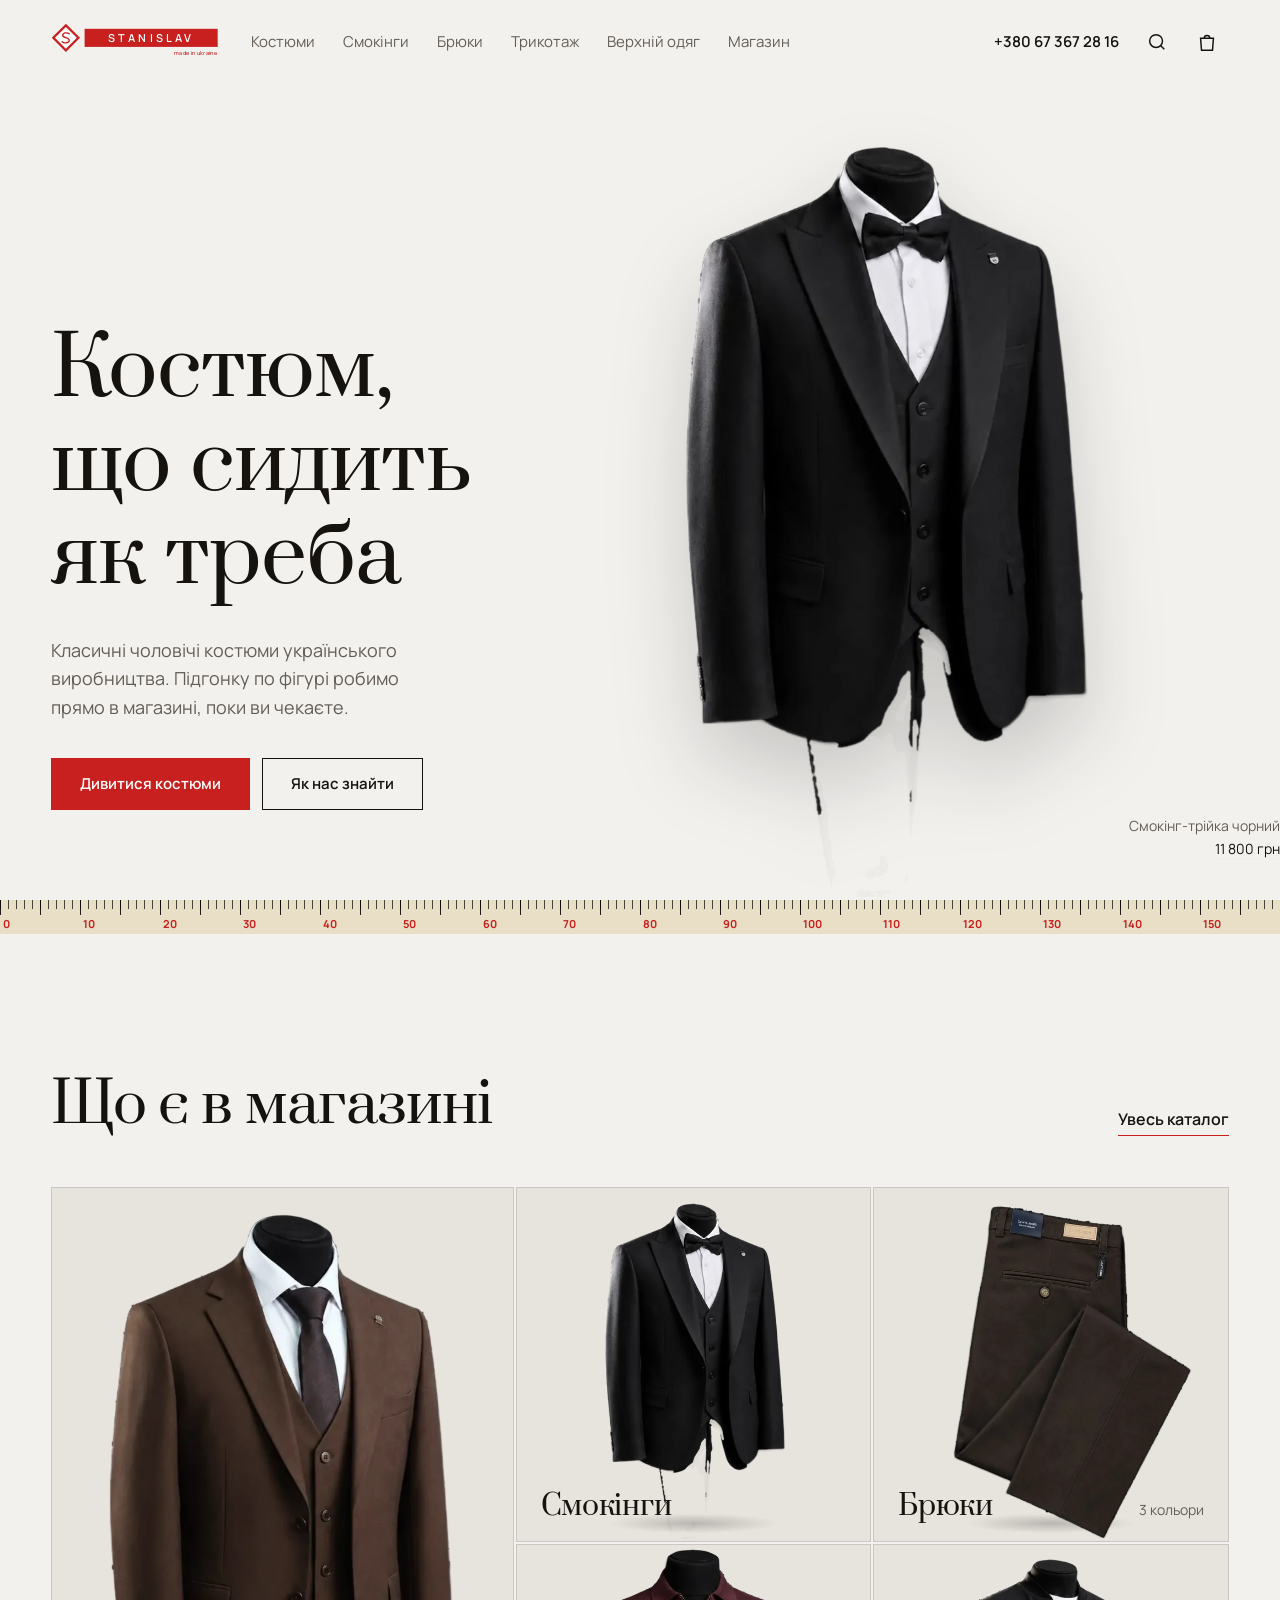
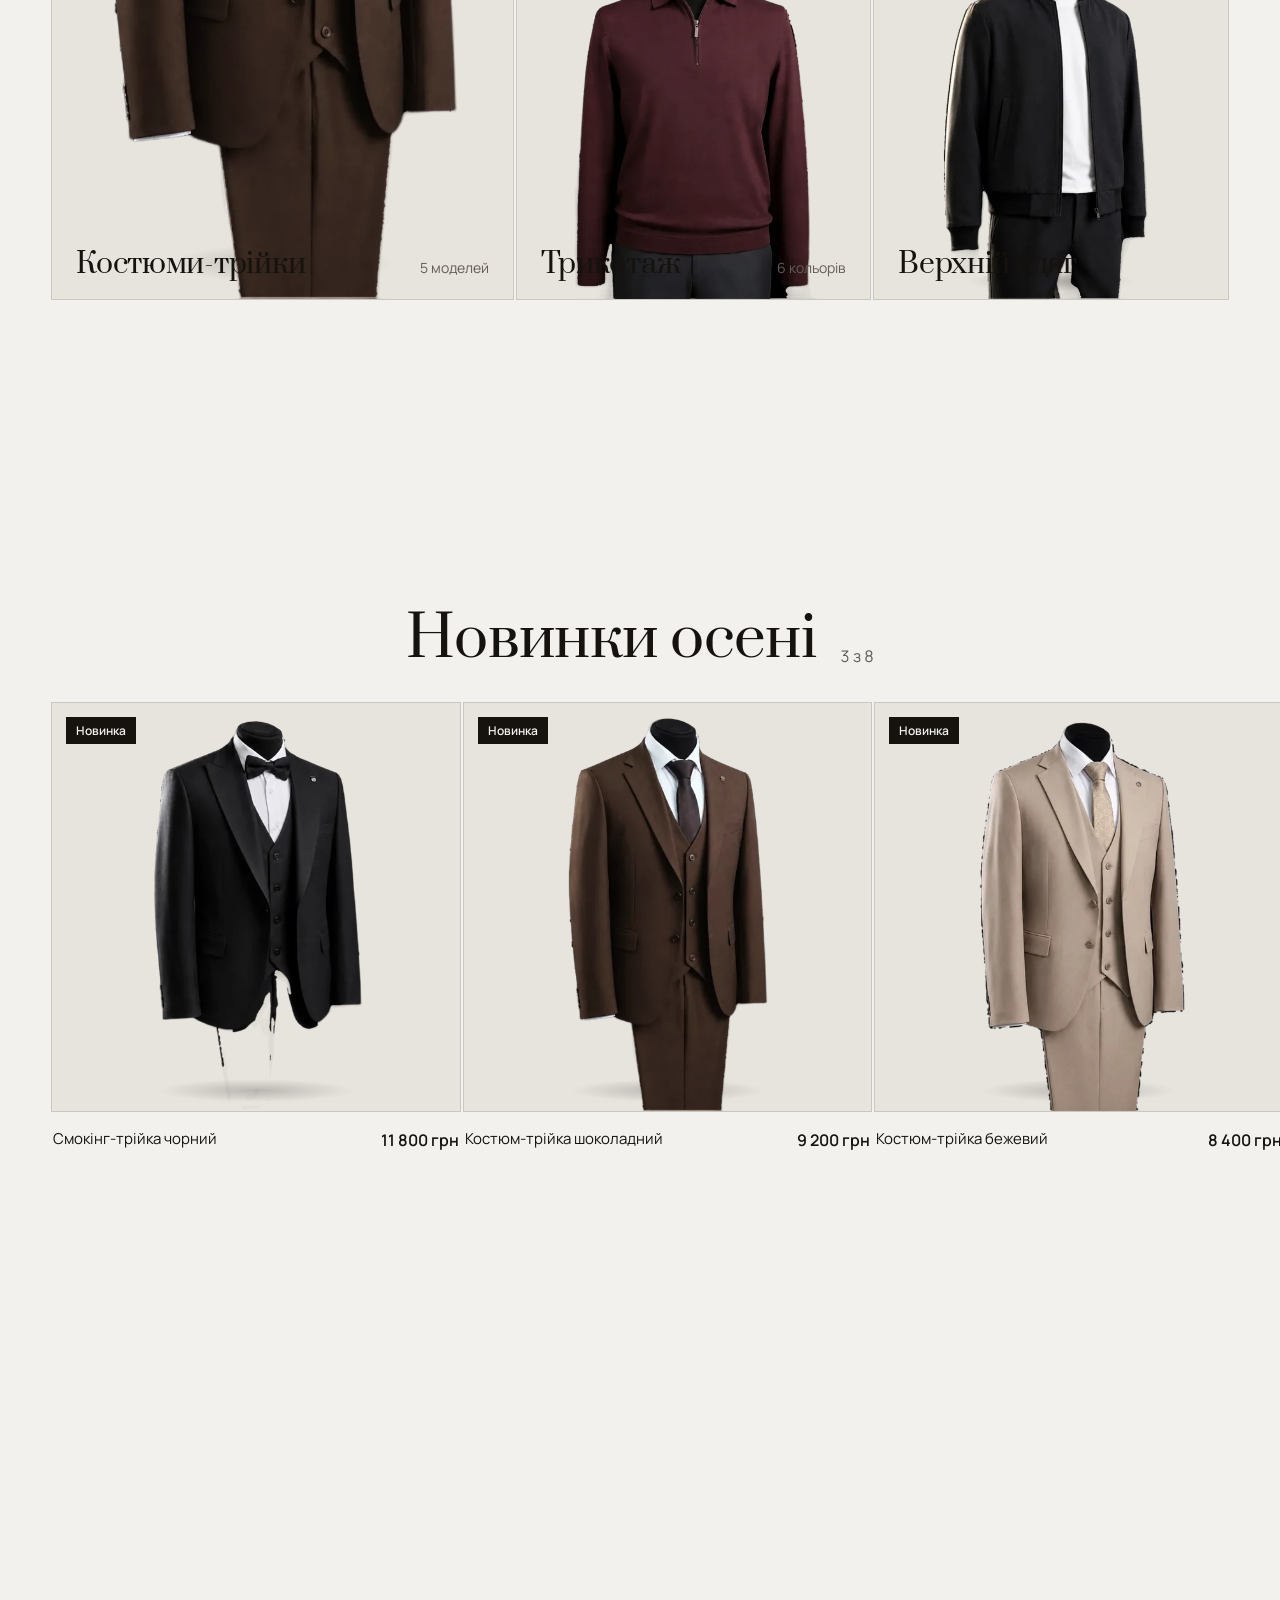
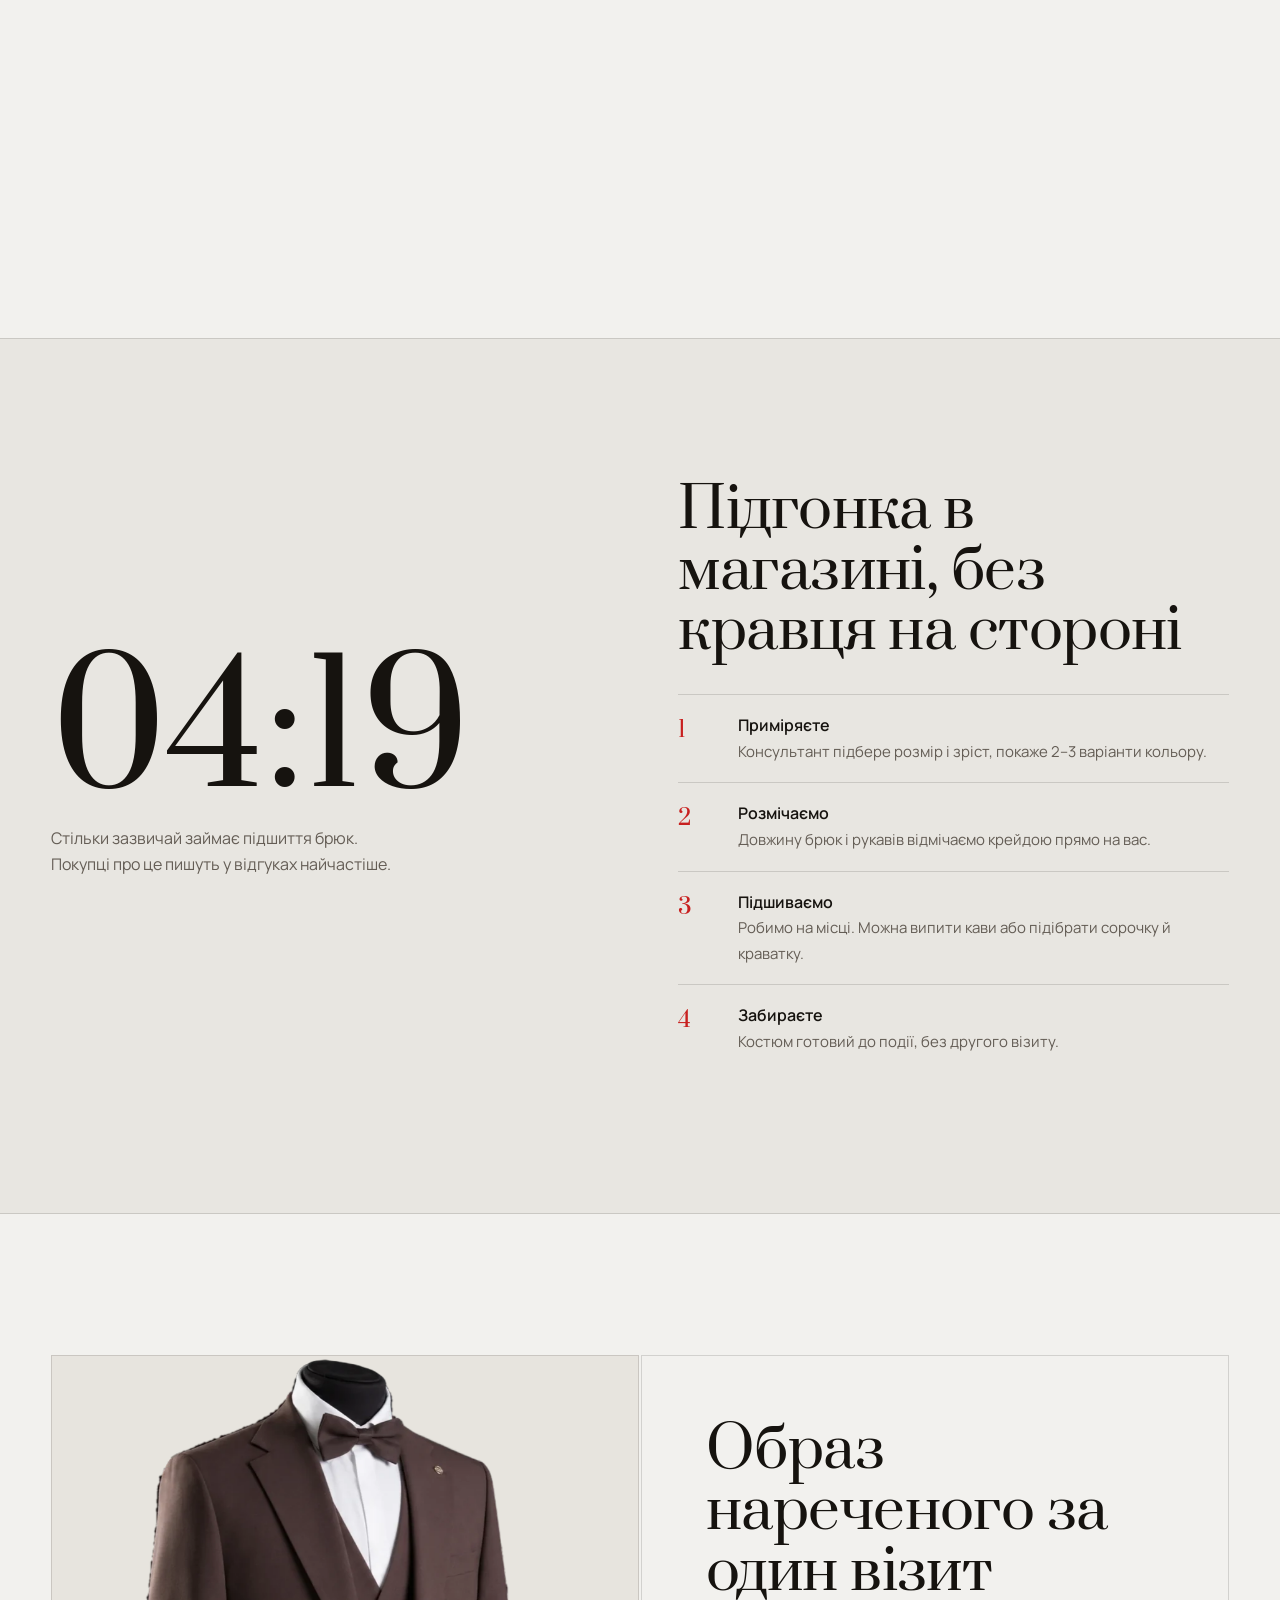
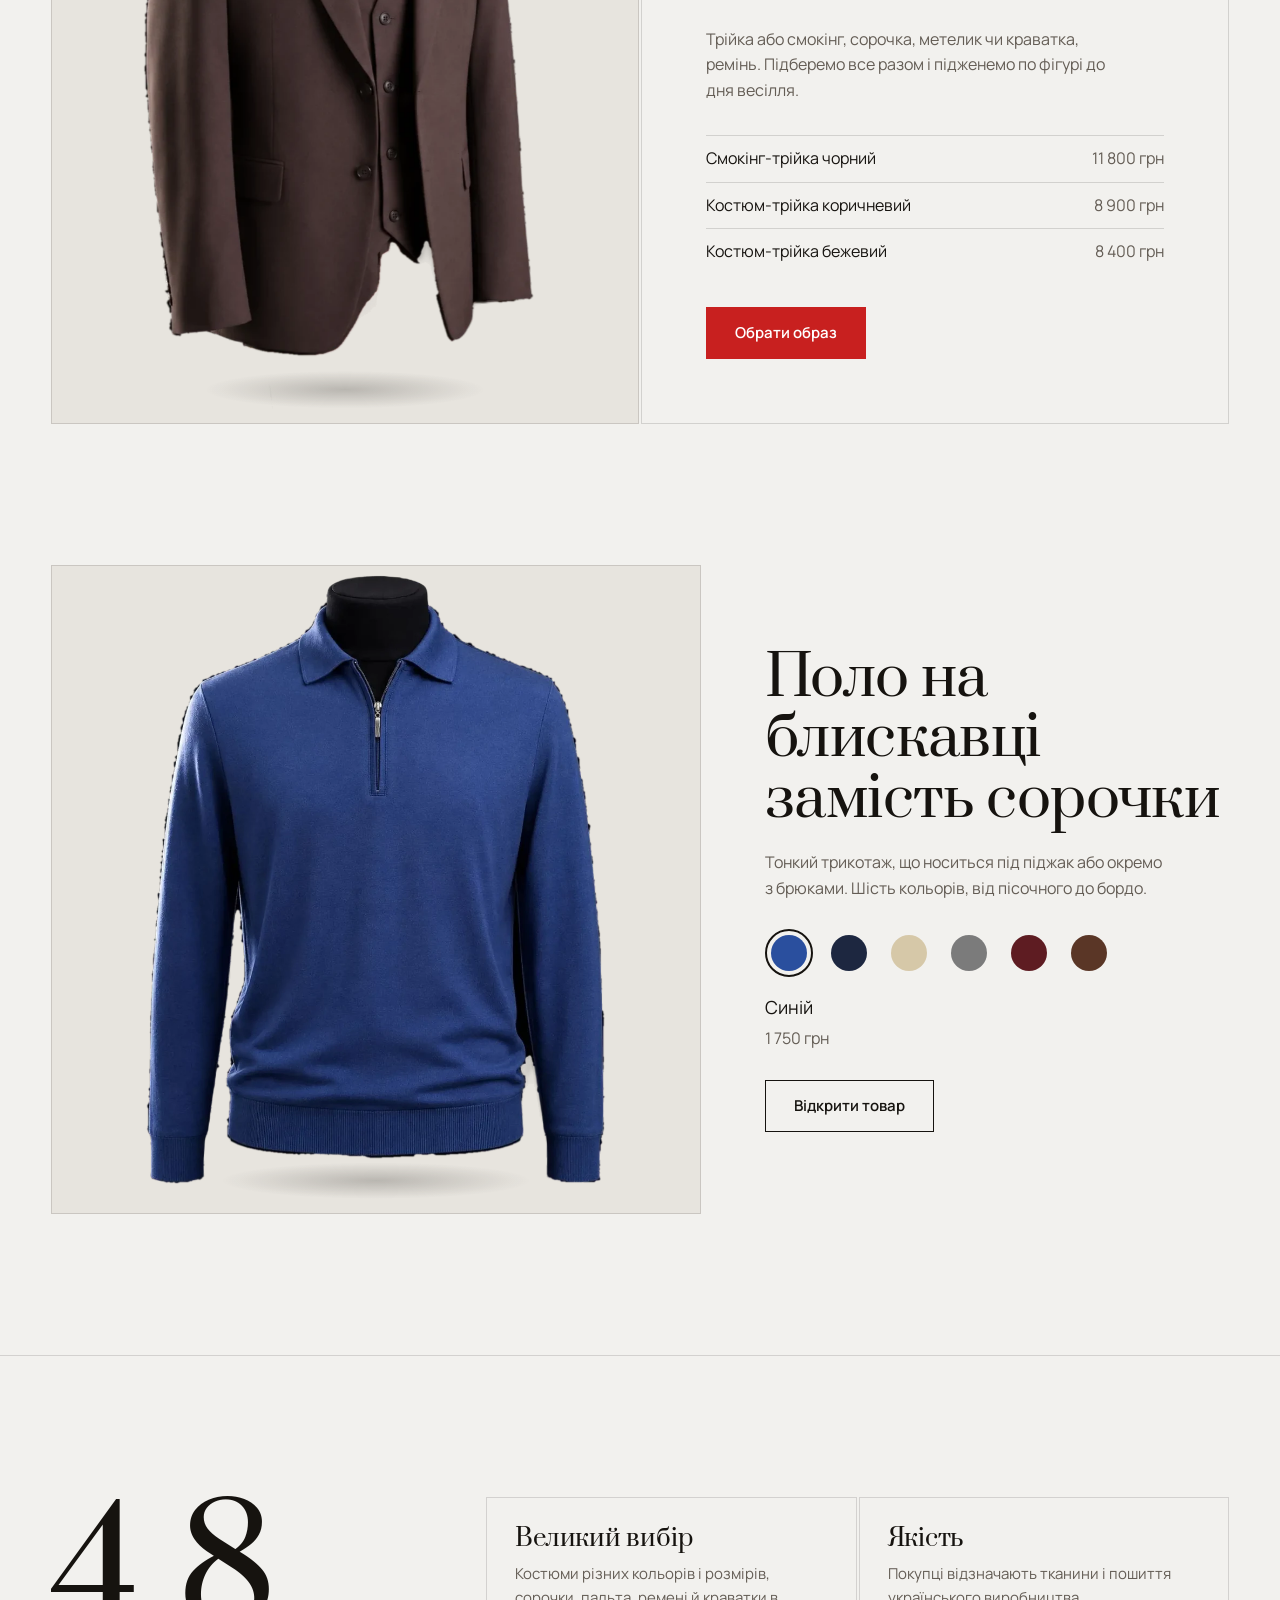
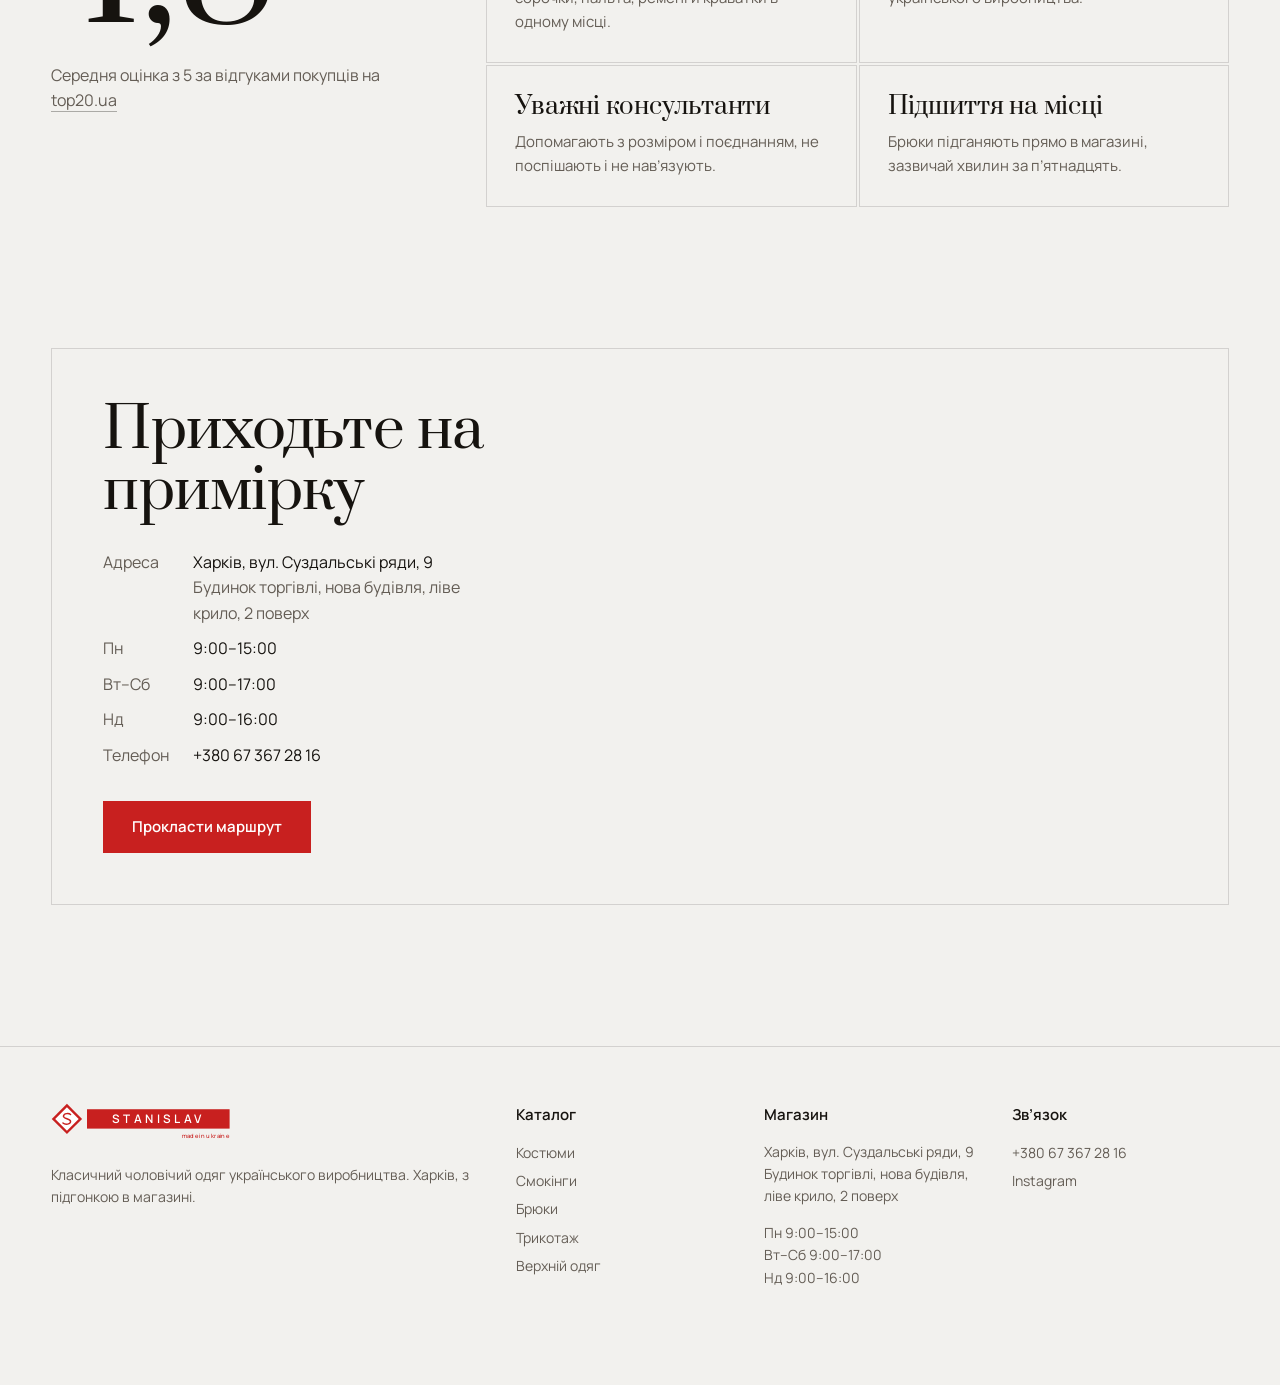
<file: index.html>
<!doctype html>
<html lang="uk" data-theme="light">
<head>
  <meta charset="utf-8">
  <meta name="viewport" content="width=device-width, initial-scale=1">
  <title>Stanislav | Чоловічі костюми в Харкові</title>
  <meta name="description" content="Класичні чоловічі костюми українського виробництва в Харкові. Підгонка в магазині за 15 хвилин.">
  <meta name="robots" content="noindex">
  <link rel="preconnect" href="https://fonts.googleapis.com">
  <link rel="preconnect" href="https://fonts.gstatic.com" crossorigin>
  <link href="https://fonts.googleapis.com/css2?family=Manrope:wght@400;500;600;700&family=Prata&display=swap&subset=cyrillic" rel="stylesheet">
  <link rel="stylesheet" href="assets/style.css">
  <link rel="preload" as="image" href="img/tuxedo-black-1.webp">
</head>
<body data-page="home">

  <!-- Hero: spotlight reveal of the tuxedo + staggered headline -->
  <section class="hero">
    <div class="hero-copy">
      <h1>
        <span class="line"><span>Костюм,</span></span>
        <span class="line"><span>що сидить</span></span>
        <span class="line"><span>як треба</span></span>
      </h1>
      <p class="lead">Класичні чоловічі костюми українського виробництва. Підгонку по фігурі робимо прямо в магазині, поки ви чекаєте.</p>
      <div class="actions">
        <a class="btn btn--red" href="collection.html?cat=suits">Дивитися костюми</a>
        <a class="btn btn--ghost" href="#visit">Як нас знайти</a>
      </div>
    </div>
    <figure class="hero-figure">
      <img src="img/tuxedo-black-1.webp" alt="Чорний смокінг-трійка з метеликом на манекені" width="1200" height="1200">
      <figcaption class="hero-caption">Смокінг-трійка чорний<br><a href="product.html?id=tuxedo-black">11 800 грн</a></figcaption>
    </figure>
  </section>

  <!-- Tailor's tape: moves with scroll -->
  <div class="tape" aria-hidden="true"><div class="tape-track"></div></div>

  <section class="section">
    <div class="wrap">
      <div class="section-head" data-reveal>
        <h2>Що є в магазині</h2>
        <a class="link-under" href="collection.html">Увесь каталог</a>
      </div>
      <div class="cats" data-reveal>
        <a class="cat" href="collection.html?cat=suits">
          <img src="img/suit-chocolate-1.webp" alt="Шоколадний костюм-трійка" loading="lazy">
          <div class="cat-label"><h3>Костюми-трійки</h3><small>5 моделей</small></div>
        </a>
        <a class="cat" href="collection.html?cat=tuxedo">
          <img src="img/tuxedo-black-1-s.webp" alt="Смокінг, деталь з метеликом" loading="lazy">
          <div class="cat-label"><h3>Смокінги</h3></div>
        </a>
        <a class="cat" href="collection.html?cat=trousers">
          <img src="img/trousers-brown-s.webp" alt="Коричневі брюки" loading="lazy">
          <div class="cat-label"><h3>Брюки</h3><small>3 кольори</small></div>
        </a>
        <a class="cat" href="collection.html?cat=knit">
          <img src="img/polo-burgundy-s.webp" alt="Джемпер-поло бордо" loading="lazy">
          <div class="cat-label"><h3>Трикотаж</h3><small>6 кольорів</small></div>
        </a>
        <a class="cat" href="collection.html?cat=outer">
          <img src="img/bomber-black-1-s.webp" alt="Чорний бомбер" loading="lazy">
          <div class="cat-label"><h3>Верхній одяг</h3></div>
        </a>
      </div>
    </div>
  </section>

  <!-- Showcase: pinned horizontal scroll on desktop, swipe on mobile -->
  <section class="showcase">
    <div class="showcase-sticky">
      <div class="wrap showcase-head">
        <div>
          <h2 style="font-size:clamp(34px,4.4vw,64px)">Новинки осені</h2>
        </div>
        <span class="showcase-count"></span>
      </div>
      <div class="showcase-track"></div>
    </div>
  </section>

  <!-- Alterations: countdown timer -->
  <section class="section fitting">
    <div class="wrap fitting-grid">
      <div data-reveal>
        <div class="timer" aria-label="15 хвилин">15:00</div>
        <p class="timer-note">Стільки зазвичай займає підшиття брюк. Покупці про це пишуть у відгуках найчастіше.</p>
      </div>
      <div data-reveal>
        <h2>Підгонка в магазині, без кравця на стороні</h2>
        <ol>
          <li><div><b>Приміряєте</b><span>Консультант підбере розмір і зріст, покаже 2–3 варіанти кольору.</span></div></li>
          <li><div><b>Розмічаємо</b><span>Довжину брюк і рукавів відмічаємо крейдою прямо на вас.</span></div></li>
          <li><div><b>Підшиваємо</b><span>Робимо на місці. Можна випити кави або підібрати сорочку й краватку.</span></div></li>
          <li><div><b>Забираєте</b><span>Костюм готовий до події, без другого візиту.</span></div></li>
        </ol>
      </div>
    </div>
  </section>

  <!-- Wedding -->
  <section class="section">
    <div class="wrap wedding">
      <div class="wedding-media"><img src="img/suit-brown-1.webp" alt="Коричнева трійка з метеликом" loading="lazy"></div>
      <div class="wedding-copy" data-reveal>
        <h2>Образ нареченого за один візит</h2>
        <p>Трійка або смокінг, сорочка, метелик чи краватка, ремінь. Підберемо все разом і підженемо по фігурі до дня весілля.</p>
        <ul>
          <li>Смокінг-трійка чорний <span>11 800 грн</span></li>
          <li>Костюм-трійка коричневий <span>8 900 грн</span></li>
          <li>Костюм-трійка бежевий <span>8 400 грн</span></li>
        </ul>
        <div><a class="btn btn--red" href="product.html?id=tuxedo-black">Обрати образ</a></div>
      </div>
    </div>
  </section>

  <!-- Knitwear colour switcher -->
  <section class="section section--tight">
    <div class="wrap knit">
      <div class="knit-stage" aria-live="polite"></div>
      <div data-reveal>
        <h2 style="font-size:clamp(34px,4.4vw,64px)">Поло на блискавці замість сорочки</h2>
        <p style="color:var(--muted);max-width:40ch;margin-top:20px">Тонкий трикотаж, що носиться під піджак або окремо з брюками. Шість кольорів, від пісочного до бордо.</p>
        <div class="knit-swatches" role="group" aria-label="Колір джемпера"></div>
        <div class="knit-name"></div>
        <div class="knit-price">1 750 грн</div>
        <a class="btn btn--ghost knit-link" href="#">Відкрити товар</a>
      </div>
    </div>
  </section>

  <!-- Reviews summary -->
  <section class="section" style="border-top:1px solid var(--line)">
    <div class="wrap reviews">
      <div data-reveal>
        <div class="score">4,8</div>
        <p class="score-note">Середня оцінка з 5 за відгуками покупців на <a href="https://top20.ua/kh/magazini-supermarketi/magazini-odyagu-ta-vzuttya/stanislav-magazin-klassicheskih-muzhskih-kostyumov.html" target="_blank" rel="noopener">top20.ua</a></p>
      </div>
      <div class="themes" data-reveal>
        <div><h3>Великий вибір</h3><p>Костюми різних кольорів і розмірів, сорочки, пальта, ремені й краватки в одному місці.</p></div>
        <div><h3>Якість</h3><p>Покупці відзначають тканини і пошиття українського виробництва.</p></div>
        <div><h3>Уважні консультанти</h3><p>Допомагають з розміром і поєднанням, не поспішають і не нав’язують.</p></div>
        <div><h3>Підшиття на місці</h3><p>Брюки підганяють прямо в магазині, зазвичай хвилин за п’ятнадцять.</p></div>
      </div>
    </div>
  </section>

  <!-- Visit -->
  <section class="section section--tight" id="visit">
    <div class="wrap">
      <div class="visit" data-reveal>
        <div class="visit-info">
          <h2>Приходьте на примірку</h2>
          <dl>
            <dt>Адреса</dt><dd>Харків, вул. Суздальські ряди, 9<br><span style="color:var(--muted)">Будинок торгівлі, нова будівля, ліве крило, 2 поверх</span></dd>
            <dt>Пн</dt><dd>9:00–15:00</dd>
            <dt>Вт–Сб</dt><dd>9:00–17:00</dd>
            <dt>Нд</dt><dd>9:00–16:00</dd>
            <dt>Телефон</dt><dd><a href="tel:+380673672816">+380 67 367 28 16</a></dd>
          </dl>
          <a class="btn btn--red" href="https://www.google.com/maps/search/?api=1&query=Суздальські+ряди+9+Харків" target="_blank" rel="noopener">Прокласти маршрут</a>
        </div>
        <iframe title="Карта: Суздальські ряди, 9, Харків" loading="lazy" src="https://maps.google.com/maps?q=%D0%A1%D1%83%D0%B7%D0%B4%D0%B0%D0%BB%D1%8C%D1%81%D1%8C%D0%BA%D1%96%20%D1%80%D1%8F%D0%B4%D0%B8%209%2C%20%D0%A5%D0%B0%D1%80%D0%BA%D1%96%D0%B2&z=16&output=embed"></iframe>
      </div>
    </div>
  </section>

  <script src="assets/data.js"></script>
  <script src="assets/app.js"></script>
</body>
</html>
</file>
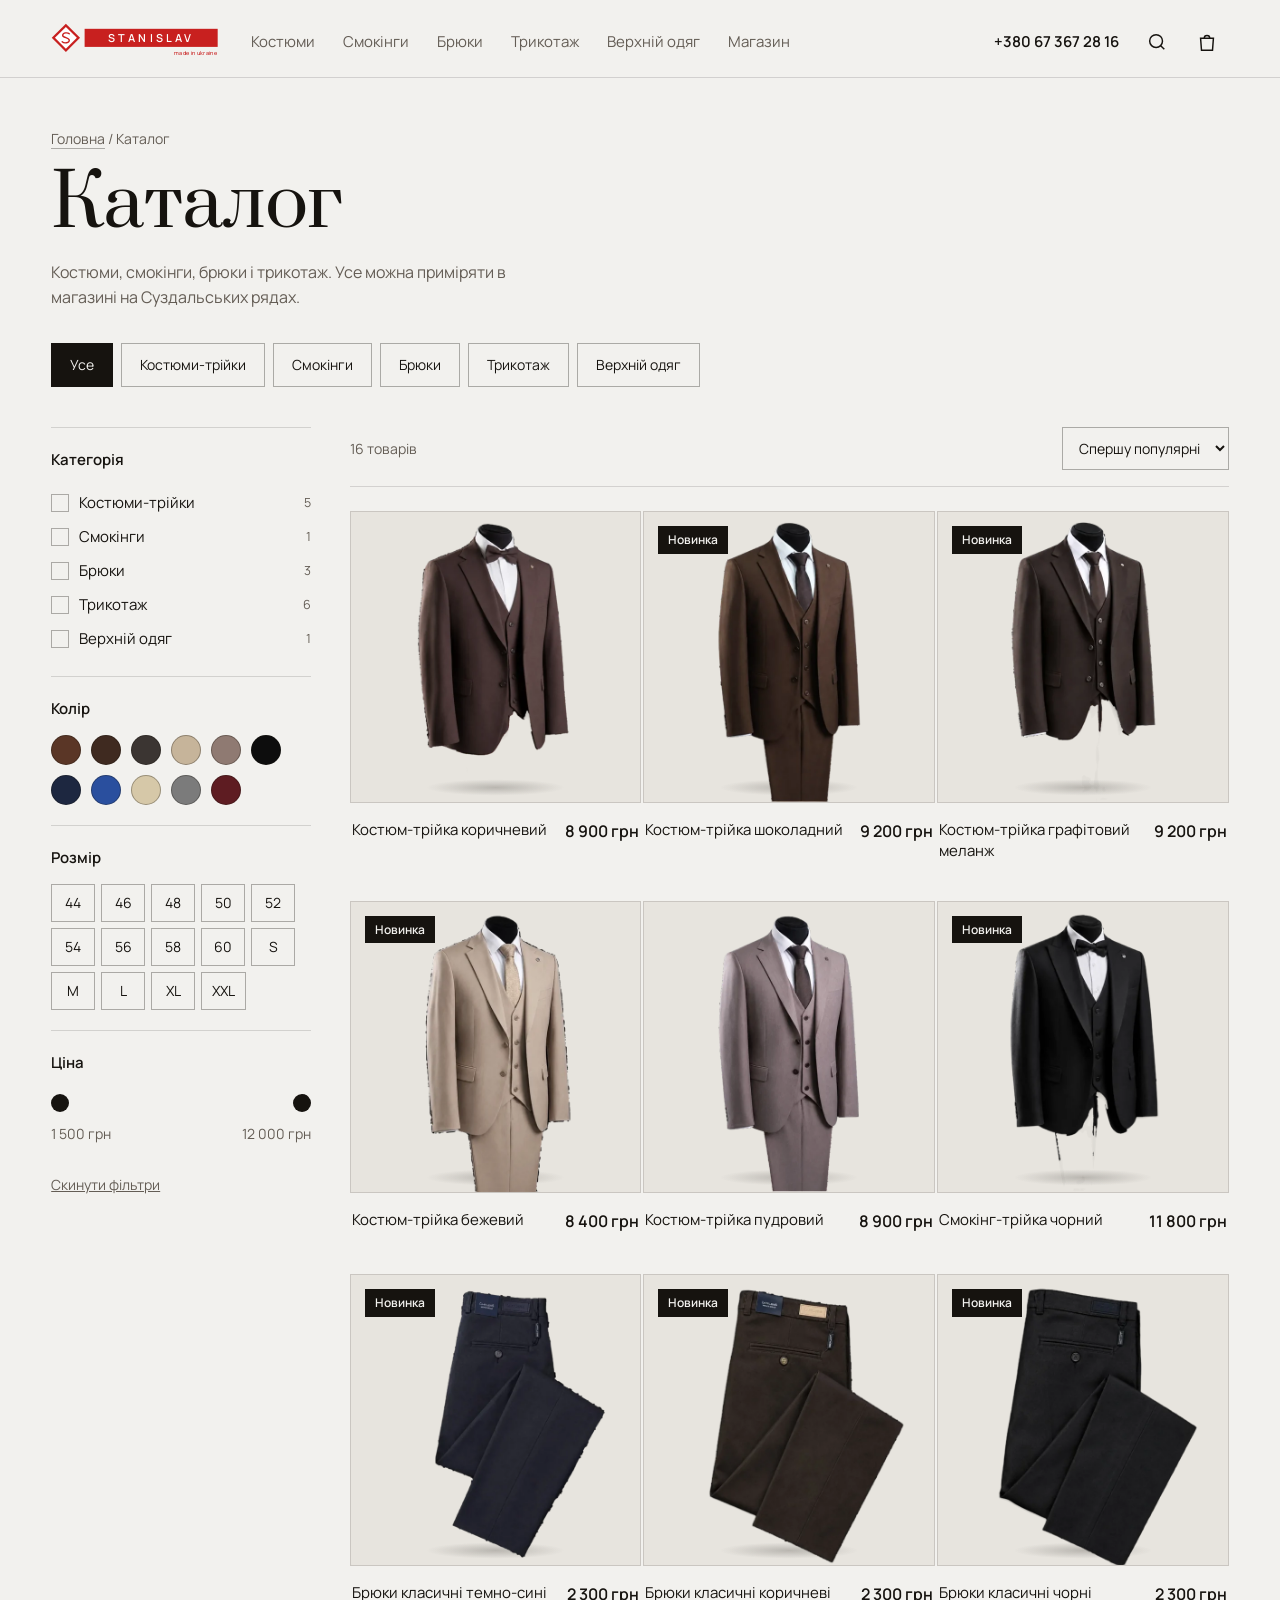
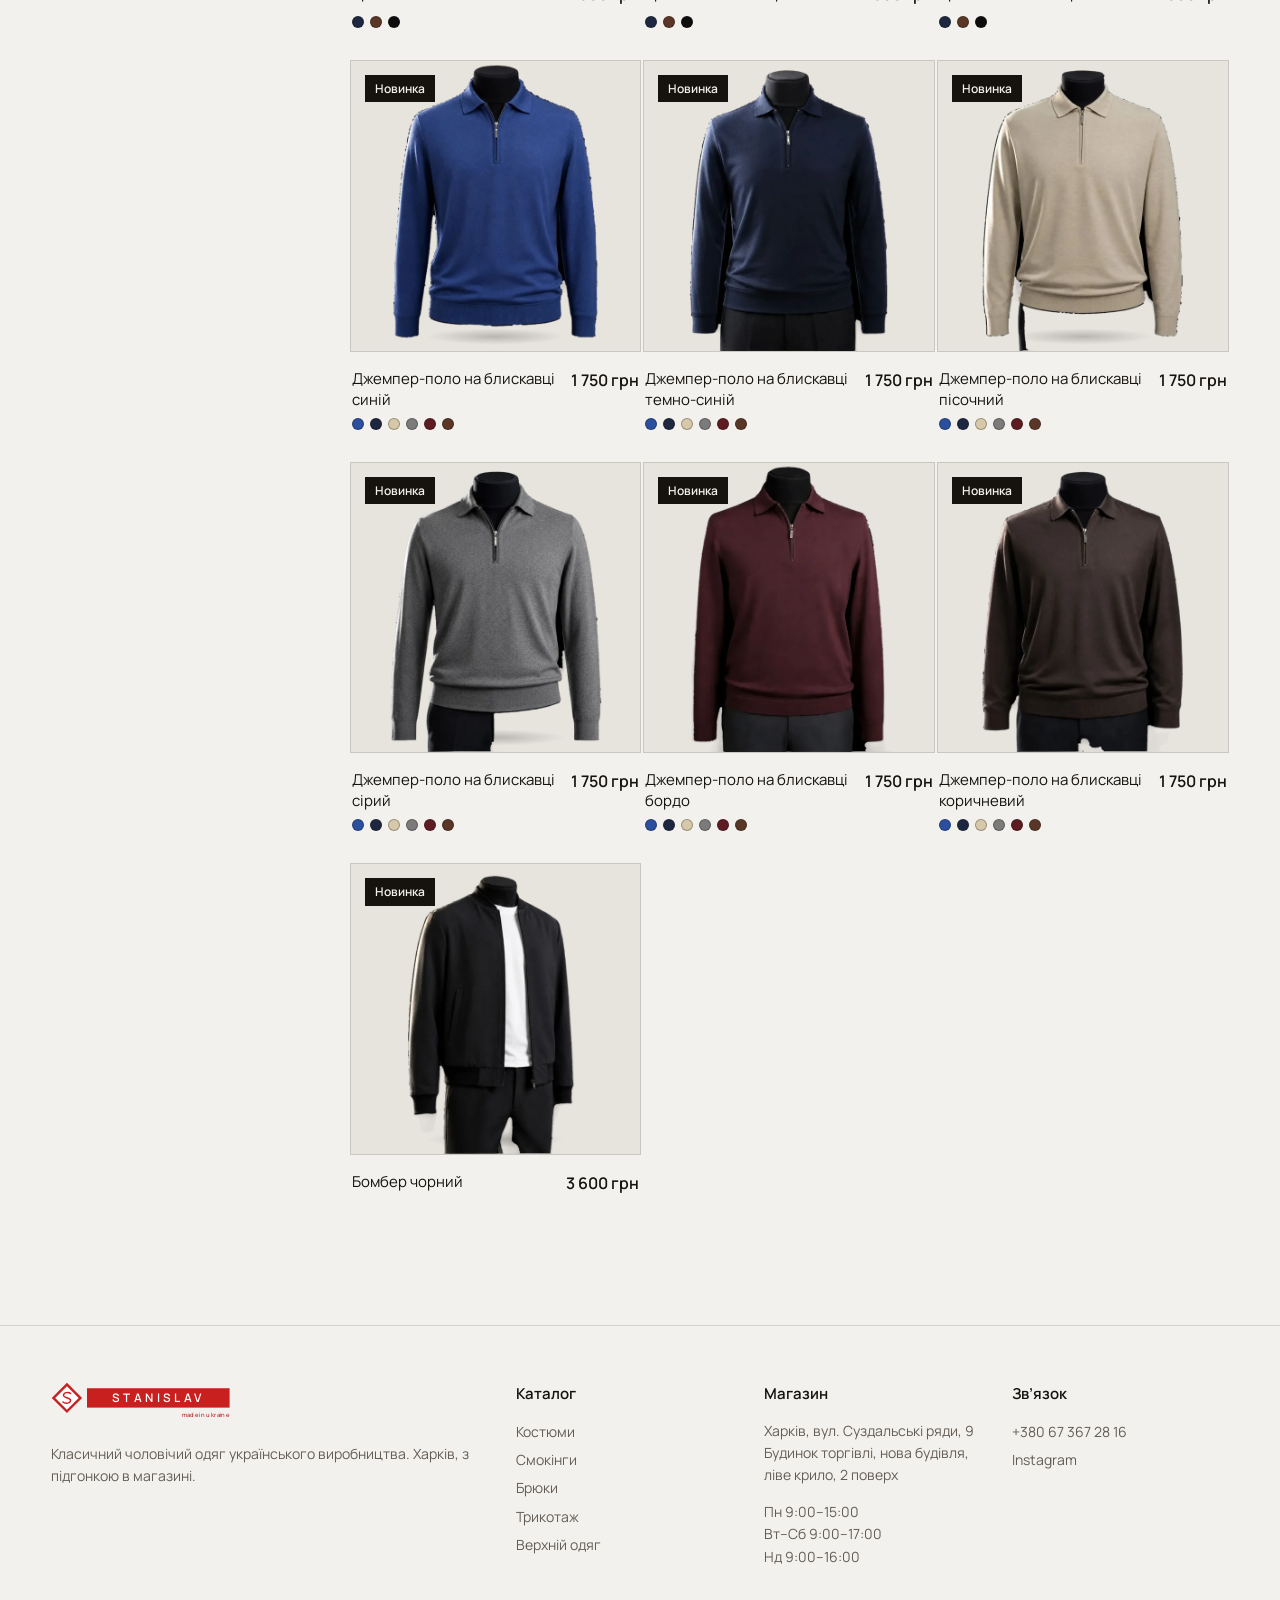
<file: collection.html>
<!doctype html>
<html lang="uk" data-theme="light">
<head>
  <meta charset="utf-8">
  <meta name="viewport" content="width=device-width, initial-scale=1">
  <title>Каталог | Stanislav, Харків</title>
  <meta name="robots" content="noindex">
  <link rel="preconnect" href="https://fonts.googleapis.com">
  <link rel="preconnect" href="https://fonts.gstatic.com" crossorigin>
  <link href="https://fonts.googleapis.com/css2?family=Manrope:wght@400;500;600;700&family=Prata&display=swap&subset=cyrillic" rel="stylesheet">
  <link rel="stylesheet" href="assets/style.css">
</head>
<body data-page="collection">

  <section class="page-top">
    <div class="wrap">
      <div class="crumbs"><a href="index.html">Головна</a> / Каталог</div>
      <h1>Каталог</h1>
      <p class="page-sub"></p>
      <div class="cat-tabs" role="group" aria-label="Категорії"></div>
    </div>
  </section>

  <div class="wrap catalog">
    <!-- Filters: sidebar on desktop, drawer on mobile -->
    <aside class="filters" aria-label="Фільтри">
      <button class="filters-close" aria-label="Закрити фільтри">×</button>
      <div class="fgroup"><h4>Категорія</h4><div class="checks" id="f-cats"></div></div>
      <div class="fgroup"><h4>Колір</h4><div class="swatches" id="f-colors"></div></div>
      <div class="fgroup"><h4>Розмір</h4><div class="chips" id="f-sizes"></div></div>
      <div class="fgroup">
        <h4>Ціна</h4>
        <div class="price-range">
          <div class="rail"><i></i></div>
          <input type="range" id="p-min" aria-label="Мінімальна ціна">
          <input type="range" id="p-max" aria-label="Максимальна ціна">
        </div>
        <div class="price-vals" id="p-vals"></div>
      </div>
      <button class="filters-reset" data-reset>Скинути фільтри</button>
    </aside>

    <div>
      <div class="toolbar">
        <button class="filter-open">Фільтри</button>
        <span class="result-count"></span>
        <select id="sort" aria-label="Сортування">
          <option value="popular">Спершу популярні</option>
          <option value="new">Спершу новинки</option>
          <option value="cheap">Дешевші спершу</option>
          <option value="expensive">Дорожчі спершу</option>
        </select>
      </div>
      <div class="grid"></div>
    </div>
  </div>

  <script src="assets/data.js"></script>
  <script src="assets/app.js"></script>
</body>
</html>
</file>
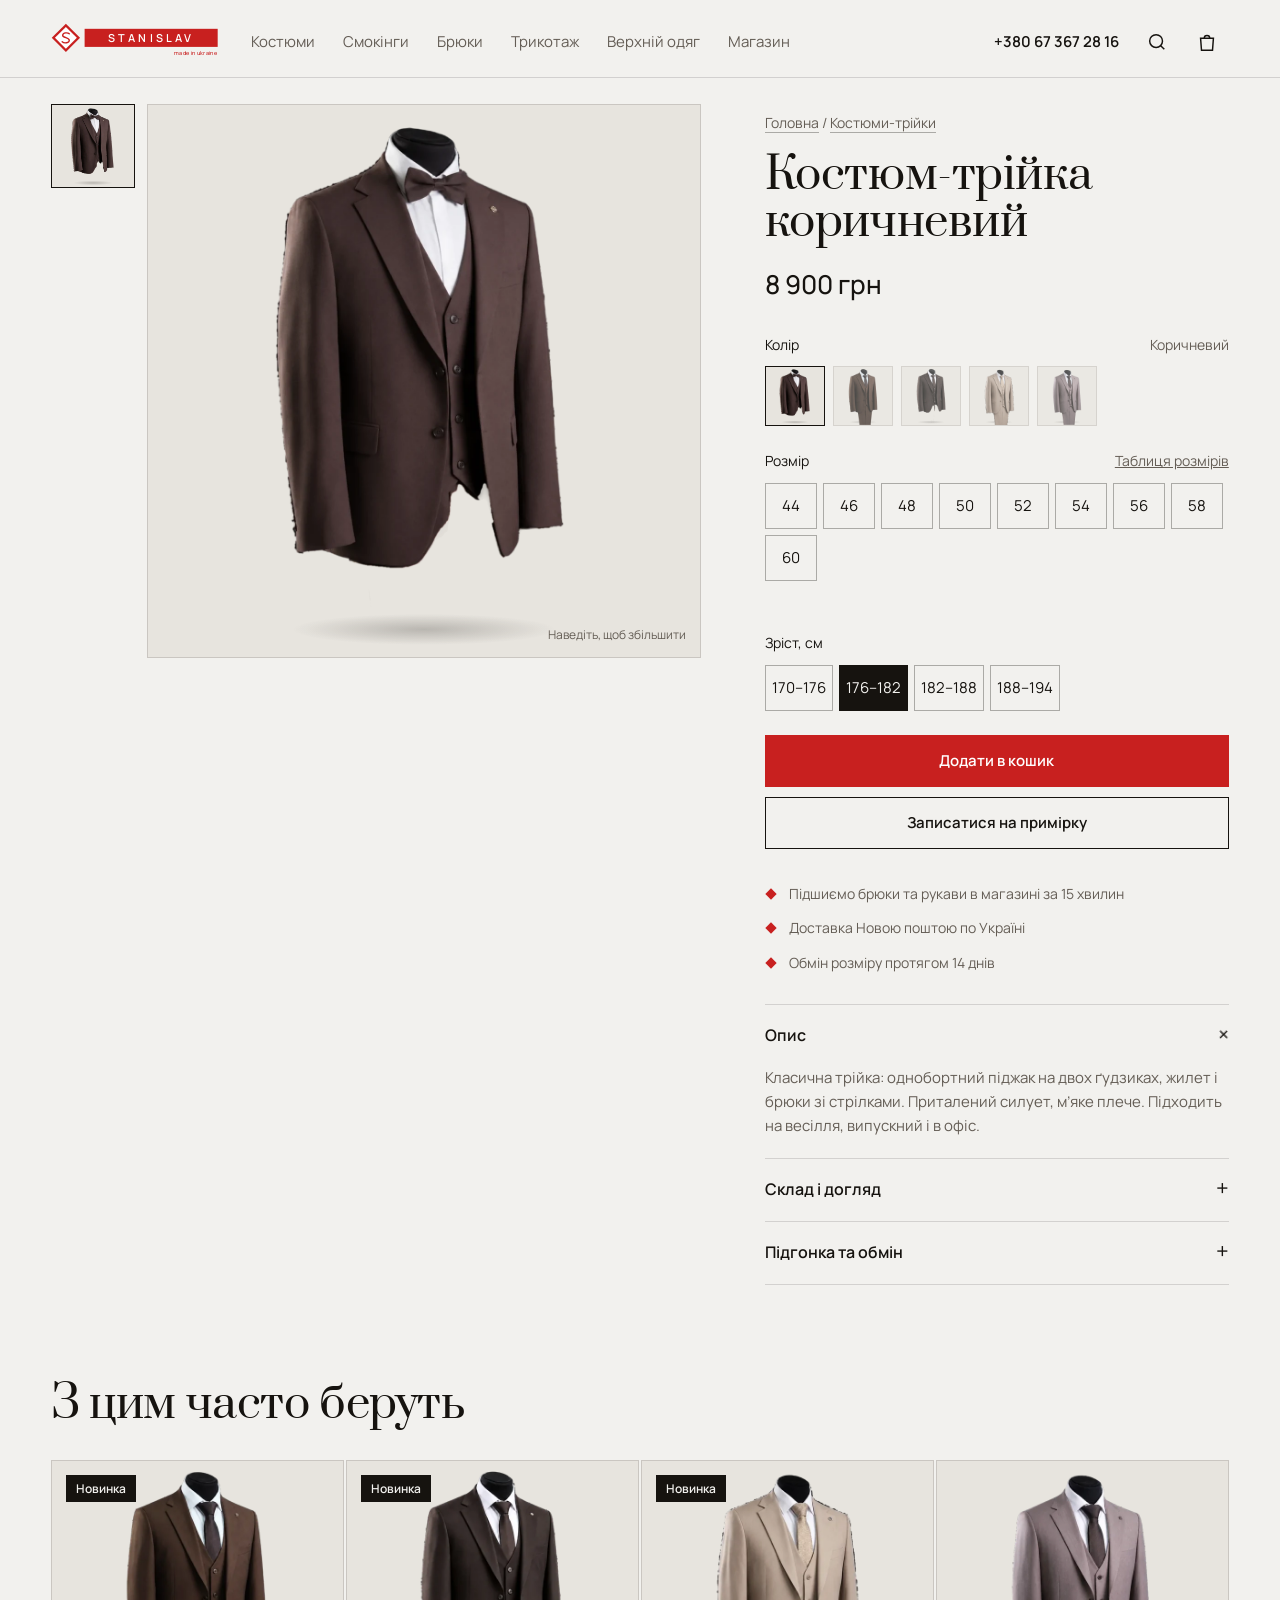
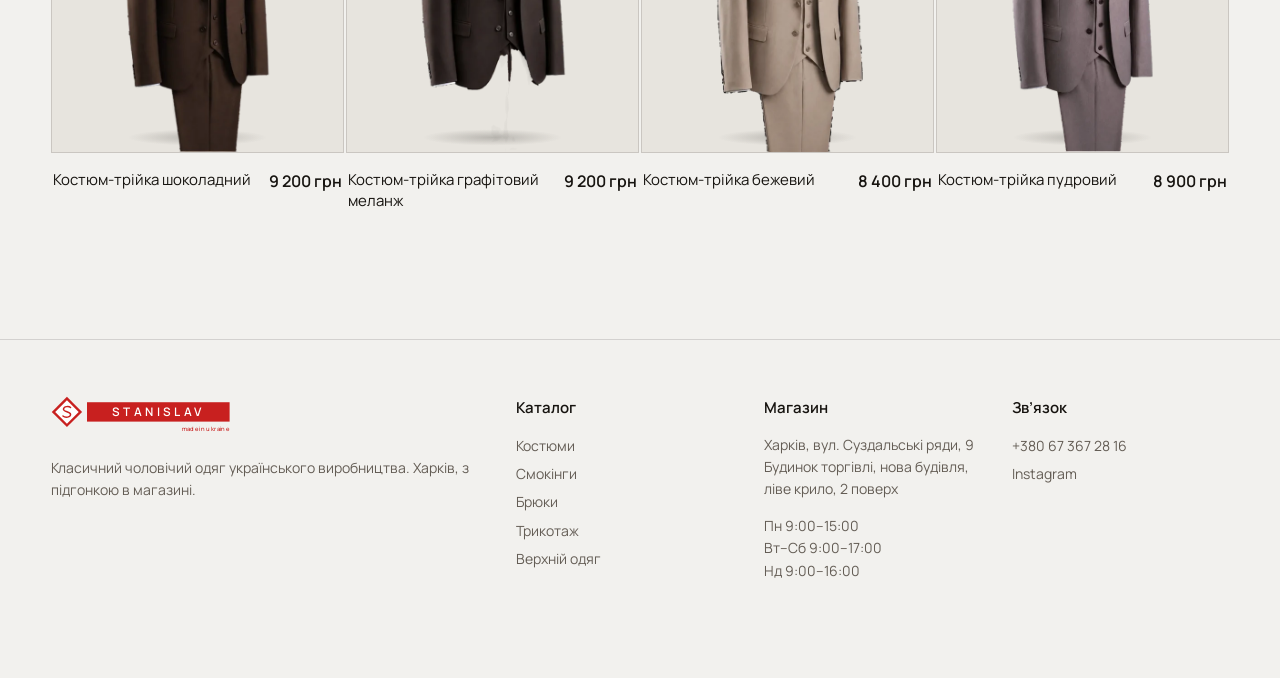
<file: product.html>
<!doctype html>
<html lang="uk" data-theme="light">
<head>
  <meta charset="utf-8">
  <meta name="viewport" content="width=device-width, initial-scale=1">
  <title>Товар | Stanislav, Харків</title>
  <meta name="robots" content="noindex">
  <link rel="preconnect" href="https://fonts.googleapis.com">
  <link rel="preconnect" href="https://fonts.gstatic.com" crossorigin>
  <link href="https://fonts.googleapis.com/css2?family=Manrope:wght@400;500;600;700&family=Prata&display=swap&subset=cyrillic" rel="stylesheet">
  <link rel="stylesheet" href="assets/style.css">
</head>
<body data-page="product">

  <main class="wrap product"></main>

  <section class="wrap related">
    <h2>З цим часто беруть</h2>
    <div class="grid"></div>
  </section>

  <script src="assets/data.js"></script>
  <script src="assets/app.js"></script>
</body>
</html>
</file>
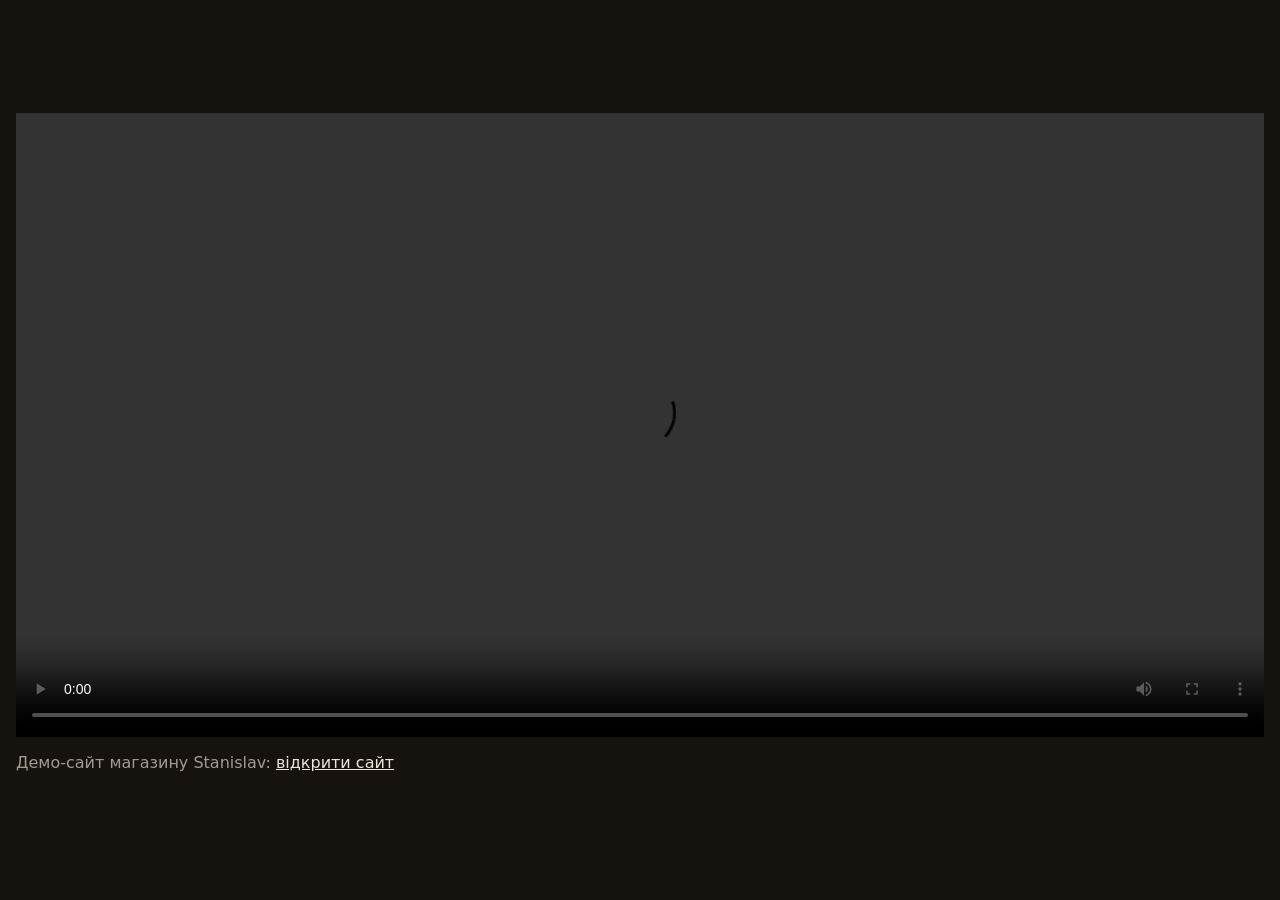
<file: video.html>
<!doctype html>
<html lang="uk">
<head>
  <meta charset="utf-8">
  <meta name="viewport" content="width=device-width, initial-scale=1">
  <title>Відео демо-сайту | Stanislav</title>
  <meta name="robots" content="noindex">
  <style>
    body {
      margin: 0;
      min-height: 100vh;
      display: grid;
      place-items: center;
      background: #16130f;
      color: #ece6da;
      font-family: system-ui, sans-serif;
    }

    main {
      width: min(1280px, 100% - 32px);
      padding: 24px 0;
    }

    video {
      width: 100%;
      display: block;
      background: #000;
    }

    p {
      color: #a39b8f;
    }

    a {
      color: #ece6da;
    }
  </style>
</head>
<body>
  <main>
    <video src="demo-video.mp4" controls playsinline preload="metadata"></video>
    <p>Демо-сайт магазину Stanislav: <a href="index.html">відкрити сайт</a></p>
  </main>
</body>
</html>
</file>
<file: assets/style.css>
:root {
  --black: #000;
  --panel: #15120f;
  --panel-2: #1f1b17;
  --ivory: #ece6da;
  --muted: #a39b8f;
  --red: #c8201f;
  --red-deep: #9e1514;
  --tape: #e9dfc6;
  --line: rgba(236, 230, 218, .14);
  --line-strong: rgba(236, 230, 218, .32);
  --serif: 'Prata', Georgia, serif;
  --sans: 'Manrope', system-ui, sans-serif;
  --gutter: clamp(16px, 4vw, 56px);
  --max: 1440px;
  --header-h: 72px;
  --ease: cubic-bezier(.2, .7, .1, 1);
  --on-photo: #ece6da;
  --on-photo-muted: #a39b8f;
  --tile:
    radial-gradient(ellipse 34% 4% at 50% 95%, rgba(22, 19, 15, .22), transparent 70%),
    #e7e4de;
  --focus: var(--tape);
  --timer: var(--tape);
  --map-filter: grayscale(1) invert(.92) contrast(.9);
  color-scheme: dark;
}

:root[data-theme='light'] {
  --black: #f2f1ee;
  --panel: #e8e6e1;
  --panel-2: #dedbd5;
  --ivory: #16130f;
  --muted: #645d55;
  --line: rgba(22, 19, 15, .14);
  --line-strong: rgba(22, 19, 15, .32);
  --focus: var(--red);
  --timer: var(--ivory);
  --map-filter: grayscale(1) contrast(.95);
  --on-photo: #16130f;
  --on-photo-muted: #645d55;
  color-scheme: light;
}

body {
  transition: background-color .4s, color .4s;
}

.theme-toggle {
  & .i-moon {
    display: none;
  }

  :root[data-theme='light'] & .i-moon {
    display: block;
  }

  :root[data-theme='light'] & .i-sun {
    display: none;
  }
}

*,
*::before,
*::after {
  box-sizing: border-box;
}

html {
  scroll-behavior: smooth;
}

body {
  margin: 0;
  background: var(--black);
  color: var(--ivory);
  font-family: var(--sans);
  font-size: 16px;
  line-height: 1.6;
  -webkit-font-smoothing: antialiased;
  overflow-x: hidden;
}

img {
  display: block;
  max-width: 100%;
}

a {
  color: inherit;
  text-decoration: none;
}

button {
  font: inherit;
  color: inherit;
  background: none;
  border: 0;
  cursor: pointer;
}

:focus-visible {
  outline: 2px solid var(--focus);
  outline-offset: 3px;
}

h1,
h2,
h3 {
  font-family: var(--serif);
  font-weight: 400;
  line-height: 1.08;
  margin: 0;
  letter-spacing: -.01em;
}

.wrap {
  max-width: var(--max);
  margin: 0 auto;
  padding: 0 var(--gutter);
}

.btn {
  display: inline-flex;
  align-items: center;
  justify-content: center;
  gap: 10px;
  min-height: 52px;
  padding: 0 28px;
  font-weight: 600;
  font-size: 15px;
  border: 1px solid var(--ivory);
  transition: background .25s, color .25s, border-color .25s;

  &.btn--red {
    background: var(--red);
    border-color: var(--red);
    color: #fff;
  }

  &.btn--ghost {
    background: transparent;
  }

  &.btn--block {
    width: 100%;
  }
}

@media (hover: hover) {
  .btn.btn--red:hover {
    background: var(--red-deep);
    border-color: var(--red-deep);
  }

  .btn.btn--ghost:hover {
    background: var(--ivory);
    color: var(--black);
  }
}

.tape-progress {
  position: fixed;
  inset: 0 0 auto 0;
  height: 6px;
  z-index: 60;
  pointer-events: none;

  & span {
    display: block;
    height: 100%;
    width: 100%;
    transform-origin: left;
    transform: scaleX(0);
    background:
      repeating-linear-gradient(90deg, rgba(0, 0, 0, .55) 0 1px, transparent 1px 10px),
      repeating-linear-gradient(90deg, var(--red) 0 2px, transparent 2px 100px),
      var(--tape);
  }
}

.site-header {
  position: fixed;
  inset: 6px 0 auto 0;
  z-index: 50;
  height: var(--header-h);
  transition: background .3s, border-color .3s;
  border-bottom: 1px solid transparent;

  &.is-solid {
    background: color-mix(in srgb, var(--black) 88%, transparent);
    backdrop-filter: blur(10px);
    border-bottom-color: var(--line);
  }

  & .wrap {
    height: 100%;
    display: flex;
    align-items: center;
    gap: 32px;
  }

  & .logo {
    display: block;
    width: 168px;
    flex: none;

    & svg {
      display: block;
      width: 100%;
      height: auto;
    }
  }

  & nav {
    display: flex;
    gap: 28px;
    margin-right: auto;
    font-size: 15px;

    & a {
      position: relative;
      padding: 6px 0;
      color: var(--muted);
      transition: color .2s;

      &.is-active {
        color: var(--ivory);
      }

      &.is-active::after {
        transform: scaleX(1);
        background: var(--red);
      }
    }
  }

  & .phone {
    position: relative;
  }

  & .tools {
    display: flex;
    align-items: center;
    gap: 6px;
    margin-left: auto;
  }

  & .icon-btn {
    position: relative;
    width: 44px;
    height: 44px;
    display: grid;
    place-items: center;

    & svg {
      width: 22px;
      height: 22px;
    }
  }

  & .cart-count {
    position: absolute;
    top: 4px;
    right: 2px;
    min-width: 18px;
    height: 18px;
    border-radius: 9px;
    background: var(--red);
    color: #fff;
    font-size: 11px;
    font-weight: 700;
    display: grid;
    place-items: center;
    padding: 0 4px;

    &:empty {
      display: none;
    }

    &.bump {
      animation: bump .5s var(--ease);
    }
  }

  & .phone {
    font-weight: 600;
    font-size: 15px;
    margin-right: 10px;
    white-space: nowrap;
  }

  & .burger {
    display: none;
  }
}

@media (hover: hover) {
  .site-header nav a:hover {
    color: var(--ivory);
  }
}

.site-header nav a::after,
.site-header .phone::after,
.site-footer a::after {
  content: '';
  position: absolute;
  left: 0;
  right: 0;
  top: calc(100% - var(--pad-b, 0px) + 2px);
  height: 1px;
  background: currentColor;
  transform: scaleX(0);
  transform-origin: left;
  transition: transform .35s var(--ease);
}

.site-header nav a::after {
  --pad-b: 6px;
}

.site-footer a::after {
  --pad-b: 3px;
}

@media (hover: hover) {
  .site-header nav a:hover::after,
  .site-header .phone:hover::after,
  .site-footer a:hover::after {
    transform: scaleX(1);
  }
}

@keyframes bump {
  40% {
    transform: scale(1.35);
  }
}

@media (max-width: 1080px) {
  .site-header nav,
  .site-header .phone {
    display: none;
  }

  .site-header .burger {
    display: grid;
  }
}

@media (max-width: 560px) {
  .site-header .logo {
    width: 132px;
  }
}

.mobile-menu {
  position: fixed;
  inset: 0;
  z-index: 70;
  background: var(--black);
  padding: 96px var(--gutter) 32px;
  display: flex;
  flex-direction: column;
  gap: 4px;
  transform: translateY(-100%);
  transition: transform .5s var(--ease);
  visibility: hidden;

  &.is-open {
    transform: none;
    visibility: visible;
  }

  & a {
    font-family: var(--serif);
    font-size: 34px;
    padding: 8px 0;
    border-bottom: 1px solid var(--line);
  }

  & .close {
    position: absolute;
    top: 18px;
    right: var(--gutter);
    width: 44px;
    height: 44px;
    font-size: 28px;
  }

  & .mm-contacts {
    margin-top: auto;
    color: var(--muted);
    font-size: 15px;
    & .mm-address {
      display: block;
      padding: 14px 0;
      border-bottom: 1px solid var(--line);
    }
  }
}

.hero {
  position: relative;
  min-height: 100svh;
  display: grid;
  grid-template-columns: minmax(0, 5fr) minmax(0, 7fr);
  align-items: end;
  padding: calc(var(--header-h) + 40px) var(--gutter) 0;
  max-width: var(--max);
  margin: 0 auto;
  overflow: hidden;

  & .hero-copy {
    position: relative;
    z-index: 2;
    padding-bottom: clamp(56px, 10vh, 120px);
  }

  & h1 {
    font-size: clamp(44px, min(6.4vw, 9.5svh), 104px);

    & .line {
      display: block;
      overflow: hidden;
      padding-bottom: .06em;
    }

    & .line span {
      display: block;
      transform: translateY(105%);
      transition: transform 1.1s var(--ease);
    }
  }

  & .lead {
    max-width: 34ch;
    margin: 28px 0 36px;
    color: var(--muted);
    font-size: 18px;
    opacity: 0;
    transform: translateY(14px);
    transition: opacity .8s .9s, transform .8s .9s var(--ease);
  }

  & .actions {
    display: flex;
    flex-wrap: wrap;
    gap: 12px;
    opacity: 0;
    transition: opacity .8s 1.1s;
  }

  & .hero-figure {
    position: relative;
    align-self: stretch;
    margin: 0 calc(var(--gutter) * -1) 0 -8%;
    display: flex;
    align-items: flex-end;
    justify-content: center;

    & img {
      width: min(100%, 900px, calc(100svh - var(--header-h) - 40px));
      height: auto;
      aspect-ratio: 1;
      object-fit: cover;
      clip-path: circle(0% at 50% 30%);
      transform: scale(1.08);
      transition: clip-path 1.8s var(--ease), transform 2.4s var(--ease);
    }
  }

  & .hero-caption {
    position: absolute;
    right: 0;
    bottom: 40px;
    text-align: right;
    font-size: 14px;
    color: var(--on-photo-muted);
    opacity: 0;
    transition: opacity .8s 1.4s;

    & a {
      color: var(--on-photo);
      border-bottom: 1px solid rgba(236, 230, 218, .32);
    }
  }

  &.is-in {
    & h1 .line span {
      transform: none;
    }

    & h1 .line:nth-child(2) span {
      transition-delay: .12s;
    }

    & h1 .line:nth-child(3) span {
      transition-delay: .24s;
    }

    & .lead,
    & .actions,
    & .hero-caption {
      opacity: 1;
      transform: none;
    }

    & .hero-figure img {
      clip-path: circle(75% at 50% 30%);
      transform: none;
    }
  }
}

@media (max-width: 900px) {
  .hero {
    grid-template-columns: 1fr;
    padding-top: calc(var(--header-h) + 16px);

    & .hero-figure {
      order: -1;
      margin: 0 calc(var(--gutter) * -1);

      & img {
        width: 100%;
        max-width: 560px;
        max-height: 58svh;
        object-position: 50% 15%;
      }
    }

    & .hero-copy {
      margin-top: -48px;
      padding-bottom: 56px;
    }

    & .hero-caption {
      display: none;
    }
  }
}

.tape {
  height: 34px;
  background:
    repeating-linear-gradient(90deg, rgba(0, 0, 0, .7) 0 1px, transparent 1px 8px) 0 0 / 100% 9px no-repeat,
    repeating-linear-gradient(90deg, rgba(0, 0, 0, .85) 0 1px, transparent 1px 40px) 0 0 / 100% 15px no-repeat,
    var(--tape);
  color: var(--red);
  font-weight: 700;
  font-size: 11px;
  overflow: hidden;
  white-space: nowrap;

  & .tape-track {
    display: flex;
    padding-top: 15px;
    will-change: transform;
  }

  & .tape-track span {
    flex: none;
    width: 80px;
    padding-left: 3px;
  }
}

.section {
  padding: clamp(80px, 11vw, 160px) 0;

  &.section--tight {
    padding-top: 0;
  }

  & .section-head {
    display: flex;
    align-items: end;
    justify-content: space-between;
    gap: 24px;
    margin-bottom: clamp(32px, 4vw, 56px);
  }

  & h2 {
    font-size: clamp(34px, 4.4vw, 64px);
    max-width: 16ch;
  }

  & .section-head p {
    max-width: 40ch;
    color: var(--muted);
    margin: 0;
  }
}

.link-under {
  font-weight: 600;
  border-bottom: 1px solid var(--red);
  padding-bottom: 2px;
  white-space: nowrap;
}

.cats {
  display: grid;
  grid-template-columns: 1.3fr 1fr 1fr;
  grid-template-rows: auto auto;
  gap: 2px;

  & .cat {
    position: relative;
    display: block;
    overflow: hidden;
    background: var(--tile);
    border: 1px solid var(--line);

    &:first-child {
      grid-row: span 2;
    }

    & img {
      width: 100%;
      height: 100%;
      aspect-ratio: 1;
      object-fit: cover;
      transition: transform 1.2s var(--ease);
    }

    & .cat-label {
      color: var(--on-photo);
      position: absolute;
      left: 24px;
      bottom: 20px;
      right: 24px;
      display: flex;
      justify-content: space-between;
      align-items: baseline;
      gap: 12px;
    }

    & h3 {
      font-size: clamp(22px, 2.2vw, 34px);
    }

    & small {
      color: var(--on-photo-muted);
      font-size: 14px;
    }
  }
}

@media (hover: hover) {
  .cats .cat:hover img {
    transform: scale(1.05);
  }
}

@media (max-width: 760px) {
  .cats {
    grid-template-columns: 1fr 1fr;

    & .cat:first-child {
      grid-column: span 2;
      grid-row: auto;
    }

    & .cat .cat-label {
      left: 14px;
      right: 14px;
      bottom: 14px;
      flex-direction: column;
      align-items: flex-start;
      gap: 2px;
    }

    & .cat h3 {
      font-size: 20px;
      line-height: 1.15;
    }

    & .cat small {
      font-size: 13px;
    }

    & .cat:first-child h3 {
      font-size: 26px;
    }
  }
}

.showcase {
  position: relative;

  & .showcase-sticky {
    position: sticky;
    top: 0;
    height: 100vh;
    display: flex;
    flex-direction: column;
    justify-content: center;
    overflow: hidden;
  }

  & .showcase-head {
    display: flex;
    justify-content: space-between;
    align-items: end;
    gap: 24px;
    margin-bottom: 32px;
  }

  & .showcase-count {
    color: var(--muted);
    font-variant-numeric: tabular-nums;
  }

  & .showcase-track {
    display: flex;
    gap: 2px;
    padding: 0 var(--gutter);
    will-change: transform;
  }

  & .showcase-item {
    flex: none;
    width: min(32vw, 440px);
  }
}

@media (max-width: 900px) {
  .showcase {
    height: auto !important;

    & .showcase-sticky {
      position: static;
      height: auto;
    }

    & .showcase-track {
      overflow-x: auto;
      scroll-snap-type: x mandatory;
      scroll-padding-inline: var(--gutter);
      transform: none !important;
      scrollbar-width: none;
    }

    & .showcase-item {
      width: 72vw;
      scroll-snap-align: start;
    }
  }
}

.card {
  position: relative;
  display: block;

  & .card-media {
    position: relative;
    background: var(--tile);
    aspect-ratio: 1;
    overflow: hidden;
    border: 1px solid var(--line);

    & img {
      position: absolute;
      inset: 0;
      width: 100%;
      height: 100%;
      object-fit: cover;
      transition: opacity .6s, transform 1s var(--ease);
    }

    & img + img {
      opacity: 0;
      transform: scale(1.04);
    }
  }

  & .badge {
    position: absolute;
    top: 14px;
    left: 14px;
    z-index: 2;
    font-size: 12px;
    font-weight: 600;
    padding: 4px 10px;
    background: var(--ivory);
    color: var(--black);
  }

  & .card-body {
    display: flex;
    justify-content: space-between;
    gap: 16px;
    padding: 16px 2px 8px;
  }

  & .card-name {
    font-size: 15px;
    line-height: 1.4;
  }

  & .card-price {
    font-weight: 600;
    white-space: nowrap;
  }

  & .card-swatches {
    display: flex;
    gap: 6px;
    padding: 0 2px;

    & i {
      width: 12px;
      height: 12px;
      border-radius: 50%;
      border: 1px solid var(--line-strong);
    }
  }
}

@media (hover: hover) {
  .card:hover .card-media img:first-child {
    transform: scale(1.03);
  }

  .card:hover .card-media img + img {
    opacity: 1;
    transform: none;
  }
}

.fitting {
  background: var(--panel);
  border-top: 1px solid var(--line);
  border-bottom: 1px solid var(--line);

  & .fitting-grid {
    display: grid;
    grid-template-columns: minmax(0, 1fr) minmax(0, 1fr);
    gap: clamp(40px, 6vw, 96px);
    align-items: center;
  }

  & .timer {
    font-family: var(--serif);
    font-size: clamp(80px, 13vw, 200px);
    line-height: .9;
    white-space: nowrap;
    font-variant-numeric: tabular-nums;
    color: var(--timer);
  }

  & .timer-note {
    color: var(--muted);
    margin-top: 18px;
    max-width: 36ch;
  }

  & ol {
    list-style: none;
    margin: 32px 0 0;
    padding: 0;
    counter-reset: step;

    & li {
      counter-increment: step;
      display: grid;
      grid-template-columns: 48px 1fr;
      gap: 12px;
      padding: 18px 0;
      border-top: 1px solid var(--line);

      &::before {
        content: counter(step);
        font-family: var(--serif);
        font-size: 22px;
        color: var(--red);
      }

      & b {
        display: block;
        font-weight: 600;
      }

      & span {
        color: var(--muted);
        font-size: 15px;
      }
    }
  }
}

@media (max-width: 860px) {
  .fitting .fitting-grid {
    grid-template-columns: 1fr;
  }
}

.wedding {
  position: relative;
  display: grid;
  grid-template-columns: minmax(0, 1fr) minmax(0, 1fr);
  gap: 2px;
  align-items: stretch;

  & .wedding-media {
    position: relative;
    overflow: hidden;
    border: 1px solid var(--line);

    & img {
      width: 100%;
      height: 100%;
      object-fit: cover;
      aspect-ratio: 1;
      will-change: transform;
    }
  }

  & .wedding-copy {
    display: flex;
    flex-direction: column;
    justify-content: center;
    padding: clamp(32px, 5vw, 80px);
    border: 1px solid var(--line);

    & p {
      color: var(--muted);
      max-width: 42ch;
      margin: 24px 0 32px;
    }

    & ul {
      list-style: none;
      padding: 0;
      margin: 0 0 32px;

      & li {
        padding: 10px 0;
        border-top: 1px solid var(--line);
        display: flex;
        justify-content: space-between;
        gap: 16px;
      }

      & li span {
        color: var(--muted);
      }
    }
  }
}

@media (max-width: 860px) {
  .wedding {
    grid-template-columns: 1fr;
  }
}

.knit {
  display: grid;
  grid-template-columns: minmax(0, 7fr) minmax(0, 5fr);
  gap: clamp(32px, 5vw, 80px);
  align-items: center;

  & .knit-stage {
    position: relative;
    aspect-ratio: 1;
    border: 1px solid var(--line);
    overflow: hidden;

    & img {
      position: absolute;
      inset: 0;
      width: 100%;
      height: 100%;
      object-fit: cover;
      transition: opacity .7s, transform 1s var(--ease);
    }

    & img.is-out {
      opacity: 0;
      transform: translateX(-3%);
    }
  }

  & .knit-swatches {
    display: flex;
    flex-wrap: wrap;
    gap: 12px;
    margin: 28px 0 16px;

    & button {
      width: 48px;
      height: 48px;
      border-radius: 50%;
      border: 2px solid transparent;
      padding: 4px;
      background-clip: content-box;
      transition: border-color .2s, transform .2s;

      &[aria-pressed='true'] {
        border-color: var(--ivory);
      }
    }
  }

  & .knit-name {
    font-size: 18px;
    min-height: 1.6em;
  }

  & .knit-price {
    color: var(--muted);
    margin: 4px 0 28px;
  }
}

@media (max-width: 860px) {
  .knit {
    grid-template-columns: 1fr;
  }
}

.reviews {
  display: grid;
  grid-template-columns: minmax(0, 4fr) minmax(0, 8fr);
  gap: clamp(32px, 5vw, 80px);

  & .score {
    font-family: var(--serif);
    font-size: clamp(96px, 12vw, 180px);
    line-height: 1;
  }

  & .score-note {
    color: var(--muted);
    margin-top: 12px;

    & a {
      border-bottom: 1px solid var(--line-strong);
    }
  }

  & .themes {
    display: grid;
    grid-template-columns: 1fr 1fr;
    gap: 2px;

    & div {
      padding: 28px;
      border: 1px solid var(--line);
    }

    & h3 {
      font-size: 24px;
      margin-bottom: 10px;
    }

    & p {
      margin: 0;
      color: var(--muted);
      font-size: 15px;
    }
  }
}

@media (max-width: 860px) {
  .reviews {
    grid-template-columns: 1fr;

    & .themes {
      grid-template-columns: 1fr;
    }
  }
}

.visit {
  display: grid;
  grid-template-columns: minmax(0, 5fr) minmax(0, 7fr);
  border: 1px solid var(--line);

  & .visit-info {
    padding: clamp(28px, 4vw, 56px);

    & h2 {
      margin-bottom: 28px;
    }

    & dl {
      margin: 0 0 32px;
      display: grid;
      grid-template-columns: auto 1fr;
      gap: 10px 24px;
    }

    & dt {
      color: var(--muted);
    }

    & dd {
      margin: 0;
    }
  }

  & iframe {
    width: 100%;
    height: 100%;
    min-height: 420px;
    border: 0;
    filter: var(--map-filter);
  }
}

@media (max-width: 860px) {
  .visit {
    grid-template-columns: 1fr;
  }
}

.site-footer {
  border-top: 1px solid var(--line);
  padding: 56px 0 96px;
  color: var(--muted);
  font-size: 14px;

  & .wrap {
    display: grid;
    grid-template-columns: 2fr 1fr 1fr 1fr;
    gap: 32px;
  }

  & h4 {
    color: var(--ivory);
    font-weight: 600;
    font-size: 15px;
    margin: 0 0 12px;
  }

  & a {
    position: relative;
    display: block;
    width: fit-content;
    padding: 3px 0;
  }

  & .logo {
    width: 180px;
    margin-bottom: 16px;
  }
}

@media (max-width: 760px) {
  .site-footer .wrap {
    grid-template-columns: 1fr 1fr;
  }
}

[data-reveal] {
  opacity: 0;
  transform: translateY(24px);
  transition: opacity .9s, transform .9s var(--ease);

  &.is-in {
    opacity: 1;
    transform: none;
  }
}

.drawer-backdrop {
  position: fixed;
  inset: 0;
  z-index: 80;
  background: rgba(0, 0, 0, .6);
  opacity: 0;
  visibility: hidden;
  transition: opacity .3s, visibility .3s;

  &.is-open {
    opacity: 1;
    visibility: visible;
  }
}

.drawer {
  position: fixed;
  top: 0;
  right: 0;
  bottom: 0;
  z-index: 90;
  width: min(440px, 100vw);
  background: var(--panel);
  border-left: 1px solid var(--line);
  display: flex;
  flex-direction: column;
  transform: translateX(100%);
  transition: transform .5s var(--ease);

  &.drawer--left {
    left: 0;
    right: auto;
    border-left: 0;
    border-right: 1px solid var(--line);
    transform: translateX(-100%);
  }

  &.is-open {
    transform: none;
  }

  & .drawer-head {
    display: flex;
    justify-content: space-between;
    align-items: center;
    padding: 20px 24px;
    border-bottom: 1px solid var(--line);

    & h3 {
      font-size: 26px;
    }

    & button {
      width: 44px;
      height: 44px;
      font-size: 26px;
    }
  }

  & .drawer-body {
    flex: 1;
    overflow-y: auto;
    padding: 8px 24px;
  }

  & .drawer-foot {
    padding: 20px 24px;
    border-top: 1px solid var(--line);
  }
}

.cart-line {
  display: grid;
  grid-template-columns: 84px 1fr auto;
  gap: 14px;
  padding: 16px 0;
  border-bottom: 1px solid var(--line);
  animation: slideIn .5s var(--ease);

  & img {
    width: 84px;
    height: 84px;
    object-fit: cover;
    border: 1px solid var(--line);
  }

  & .cl-name {
    font-size: 14px;
    line-height: 1.4;
  }

  & .cl-meta {
    font-size: 13px;
    color: var(--muted);
  }

  & .cl-remove {
    font-size: 13px;
    color: var(--muted);
    text-decoration: underline;
    padding: 0;
    margin-top: 6px;
  }
}

@keyframes slideIn {
  from {
    opacity: 0;
    transform: translateX(24px);
  }
}

.cart-total {
  display: flex;
  justify-content: space-between;
  margin-bottom: 16px;
  font-size: 18px;

  & b {
    font-weight: 600;
  }
}

.empty-note {
  color: var(--muted);
  padding: 32px 0;
}

.search-panel {
  position: fixed;
  inset: 0 0 auto 0;
  z-index: 90;
  background: var(--panel);
  border-bottom: 1px solid var(--line);
  padding: 28px 0 32px;
  transform: translateY(-100%);
  transition: transform .45s var(--ease);

  &.is-open {
    transform: none;
  }

  & .search-row {
    display: flex;
    gap: 16px;
    align-items: center;
  }

  & input {
    flex: 1;
    background: transparent;
    border: 0;
    border-bottom: 1px solid var(--line-strong);
    color: var(--ivory);
    font-family: var(--serif);
    font-size: clamp(24px, 3vw, 40px);
    padding: 8px 0;

    &:focus {
      outline: none;
      border-bottom-color: var(--ivory);
    }
  }

  & .search-results {
    display: grid;
    grid-template-columns: repeat(auto-fill, minmax(220px, 1fr));
    gap: 8px;
    margin-top: 20px;

    & a {
      display: grid;
      grid-template-columns: 56px 1fr;
      gap: 12px;
      align-items: center;
      font-size: 14px;
    }

    & img {
      width: 56px;
      height: 56px;
      object-fit: cover;
    }
  }
}

.page-top {
  padding: calc(var(--header-h) + 56px) 0 40px;

  & .crumbs {
    font-size: 14px;
    color: var(--muted);
    margin-bottom: 16px;

    & a {
      border-bottom: 1px solid var(--line-strong);
    }
  }

  & h1 {
    font-size: clamp(40px, 5.6vw, 84px);
  }

  & .page-sub {
    color: var(--muted);
    max-width: 52ch;
    margin: 16px 0 0;
  }
}

.cat-tabs {
  display: flex;
  gap: 8px;
  flex-wrap: wrap;
  margin-top: 32px;

  & button {
    padding: 10px 18px;
    border: 1px solid var(--line-strong);
    font-size: 14px;
    transition: background .2s, color .2s, border-color .2s;

    &[aria-pressed='true'] {
      background: var(--ivory);
      color: var(--black);
      border-color: var(--ivory);
    }
  }
}

.catalog {
  display: grid;
  grid-template-columns: 260px minmax(0, 1fr);
  gap: clamp(24px, 3vw, 48px);
  padding-bottom: 120px;

  & .filters {
    position: sticky;
    top: calc(var(--header-h) + 24px);
    align-self: start;
  }

  & .toolbar {
    display: flex;
    justify-content: space-between;
    align-items: center;
    gap: 16px;
    padding-bottom: 16px;
    margin-bottom: 24px;
    border-bottom: 1px solid var(--line);
    font-size: 14px;
    color: var(--muted);
  }

  & select {
    background: transparent;
    color: var(--ivory);
    border: 1px solid var(--line-strong);
    padding: 10px 12px;
    font: inherit;

    & option {
      background: var(--panel);
    }
  }

  & .filter-open {
    display: none;
    border: 1px solid var(--line-strong);
    padding: 10px 16px;
    color: var(--ivory);
  }

  & .grid {
    display: grid;
    grid-template-columns: repeat(3, minmax(0, 1fr));
    gap: 32px 2px;
  }

  & .no-results {
    grid-column: 1 / -1;
    padding: 64px 0;
    color: var(--muted);

    & button {
      color: var(--ivory);
      text-decoration: underline;
      padding: 0;
    }
  }
}

.fgroup {
  padding: 20px 0;
  border-top: 1px solid var(--line);

  &:first-child {
    border-top: 0;
    padding-top: 0;
  }

  & h4 {
    margin: 0 0 14px;
    font-weight: 600;
    font-size: 15px;
  }

  & .checks label {
    display: flex;
    align-items: center;
    gap: 10px;
    padding: 5px 0;
    font-size: 15px;
    cursor: pointer;

    & small {
      color: var(--muted);
      margin-left: auto;
    }
  }

  & input[type='checkbox'] {
    appearance: none;
    width: 18px;
    height: 18px;
    border: 1px solid var(--line-strong);
    display: grid;
    place-items: center;
    margin: 0;

    &:checked {
      background: var(--red);
      border-color: var(--red);
    }

    &:checked::after {
      content: '';
      width: 8px;
      height: 4px;
      border: 2px solid #fff;
      border-top: 0;
      border-right: 0;
      transform: rotate(-45deg) translate(1px, -1px);
    }
  }

  & .swatches {
    display: flex;
    flex-wrap: wrap;
    gap: 10px;

    & button {
      width: 30px;
      height: 30px;
      border-radius: 50%;
      border: 1px solid var(--line-strong);
      position: relative;

      &[aria-pressed='true'] {
        box-shadow: 0 0 0 2px var(--black), 0 0 0 4px var(--ivory);
      }
    }
  }

  & .chips {
    display: flex;
    flex-wrap: wrap;
    gap: 6px;

    & button {
      min-width: 44px;
      height: 38px;
      padding: 0 10px;
      border: 1px solid var(--line-strong);
      font-size: 14px;

      &[aria-pressed='true'] {
        background: var(--ivory);
        color: var(--black);
      }
    }
  }

  & .price-range {
    position: relative;
    height: 28px;

    & input {
      position: absolute;
      inset: 0;
      width: 100%;
      appearance: none;
      background: none;
      pointer-events: none;
      margin: 0;
    }

    & input::-webkit-slider-thumb {
      appearance: none;
      pointer-events: auto;
      width: 18px;
      height: 18px;
      border-radius: 50%;
      background: var(--ivory);
      cursor: pointer;
    }

    & input::-moz-range-thumb {
      pointer-events: auto;
      width: 18px;
      height: 18px;
      border: 0;
      border-radius: 50%;
      background: var(--ivory);
      cursor: pointer;
    }

    & .rail {
      position: absolute;
      left: 0;
      right: 0;
      top: 13px;
      height: 2px;
      background: var(--line-strong);
    }

    & .rail i {
      position: absolute;
      top: 0;
      bottom: 0;
      background: var(--red);
    }
  }

  & .price-vals {
    display: flex;
    justify-content: space-between;
    font-size: 14px;
    color: var(--muted);
    margin-top: 6px;
  }
}

.filters-reset {
  margin-top: 8px;
  font-size: 14px;
  color: var(--muted);
  text-decoration: underline;
  padding: 0;
}

@media (max-width: 1100px) {
  .catalog .grid {
    grid-template-columns: repeat(2, minmax(0, 1fr));
  }
}

@media (max-width: 860px) {
  .catalog {
    grid-template-columns: 1fr;

    & .filters {
      position: fixed;
      inset: 0 auto 0 0;
      top: 0;
      z-index: 90;
      width: min(360px, 88vw);
      background: var(--panel);
      padding: 24px;
      overflow-y: auto;
      transform: translateX(-100%);
      transition: transform .45s var(--ease);
      border-right: 1px solid var(--line);

      &.is-open {
        transform: none;
      }
    }

    & .filter-open {
      display: inline-block;
    }
  }
}

.filters-close {
  display: none;
}

@media (max-width: 860px) {
  .filters-close {
    display: block;
    margin-left: auto;
    margin-bottom: 8px;
    font-size: 26px;
    width: 44px;
    height: 44px;
  }
}

.product {
  display: grid;
  grid-template-columns: minmax(0, 7fr) minmax(0, 5fr);
  gap: clamp(32px, 5vw, 80px);
  padding-top: calc(var(--header-h) + 32px);
  padding-bottom: 96px;

  & .gallery {
    display: grid;
    grid-template-columns: 84px minmax(0, 1fr);
    gap: 12px;
    align-self: start;
    position: sticky;
    top: calc(var(--header-h) + 24px);
  }

  & .thumbs {
    display: flex;
    flex-direction: column;
    gap: 8px;

    & button {
      border: 1px solid var(--line);
      padding: 0;
      opacity: .55;
      transition: opacity .2s, border-color .2s;

      &[aria-current='true'] {
        opacity: 1;
        border-color: var(--ivory);
      }
    }
  }

  & .stage {
    position: relative;
    aspect-ratio: 1;
    overflow: hidden;
    border: 1px solid var(--line);
    cursor: zoom-in;

    & img {
      width: 100%;
      height: 100%;
      object-fit: cover;
      transition: transform .3s ease-out, opacity .4s;
    }

    &.is-zoom img {
      transform: scale(2);
    }

    & .zoom-hint {
      position: absolute;
      right: 14px;
      bottom: 12px;
      font-size: 12px;
      color: var(--on-photo-muted);
      pointer-events: none;
    }
  }

  & .info {
    padding-top: 8px;

    & .crumbs {
      font-size: 14px;
      color: var(--muted);
      margin-bottom: 18px;

      & a {
        border-bottom: 1px solid var(--line-strong);
      }
    }

    & h1 {
      font-size: clamp(32px, 3.4vw, 52px);
    }

    & .price {
      font-size: 26px;
      margin: 18px 0 28px;
      font-weight: 500;
    }

    & .opt {
      margin-bottom: 24px;

      & .opt-head {
        display: flex;
        justify-content: space-between;
        font-size: 14px;
        margin-bottom: 10px;

        & span {
          color: var(--muted);
        }

        & button {
          text-decoration: underline;
          padding: 0;
          color: var(--muted);
        }
      }
    }

    & .color-links {
      display: flex;
      gap: 8px;
      flex-wrap: wrap;

      & a {
        width: 60px;
        border: 1px solid var(--line);
        opacity: .7;
        transition: opacity .2s;

        &[aria-current='true'] {
          border-color: var(--ivory);
          opacity: 1;
        }
      }
    }

    & .size-chips {
      display: flex;
      flex-wrap: wrap;
      gap: 6px;

      & button {
        min-width: 52px;
        height: 46px;
        border: 1px solid var(--line-strong);
        font-size: 15px;

        &[aria-pressed='true'] {
          background: var(--ivory);
          color: var(--black);
        }
      }

      &.is-error button {
        border-color: var(--red);
      }
    }

    & .size-error {
      color: #ff6b5f;
      font-size: 14px;
      margin-top: 8px;
      min-height: 1.4em;
    }

    & .buy {
      display: grid;
      gap: 10px;
      margin: 8px 0 28px;
    }

    & .perks {
      list-style: none;
      padding: 0;
      margin: 0 0 24px;
      font-size: 14px;
      color: var(--muted);

      & li {
        padding: 6px 0 6px 24px;
        position: relative;
      }

      & li::before {
        content: '';
        position: absolute;
        left: 2px;
        top: 13px;
        width: 8px;
        height: 8px;
        background: var(--red);
        transform: rotate(45deg);
      }
    }
  }
}

.acc {
  border-top: 1px solid var(--line);

  &:last-of-type {
    border-bottom: 1px solid var(--line);
  }

  & summary {
    list-style: none;
    display: flex;
    justify-content: space-between;
    padding: 18px 0;
    cursor: pointer;
    font-weight: 600;

    &::-webkit-details-marker {
      display: none;
    }

    &::after {
      content: '+';
      font-weight: 400;
      font-size: 22px;
      line-height: 1;
      transition: transform .3s;
    }
  }

  &[open] summary::after {
    transform: rotate(45deg);
  }

  & p {
    margin: 0 0 20px;
    color: var(--muted);
    font-size: 15px;
  }
}

@media (max-width: 900px) {
  .product {
    grid-template-columns: 1fr;

    & .gallery {
      position: static;
      grid-template-columns: 1fr;

      & .thumbs {
        flex-direction: row;
        order: 2;

        & button {
          width: 72px;
        }
      }
    }
  }
}

.modal {
  position: fixed;
  inset: 0;
  z-index: 95;
  display: grid;
  place-items: center;
  padding: 16px;
  background: rgba(0, 0, 0, .7);
  opacity: 0;
  visibility: hidden;
  transition: opacity .3s, visibility .3s;

  &.is-open {
    opacity: 1;
    visibility: visible;
  }

  & .modal-box {
    width: min(560px, 100%);
    max-height: 90vh;
    overflow-y: auto;
    background: var(--panel);
    border: 1px solid var(--line);
    padding: 32px;
    position: relative;
    transform: translateY(20px);
    transition: transform .4s var(--ease);
  }

  &.is-open .modal-box {
    transform: none;
  }

  & .modal-close {
    position: absolute;
    top: 12px;
    right: 12px;
    width: 44px;
    height: 44px;
    font-size: 26px;
  }

  & h3 {
    font-size: 30px;
    margin-bottom: 8px;
  }

  & p {
    color: var(--muted);
  }

  & table {
    width: 100%;
    border-collapse: collapse;
    font-size: 15px;
    margin-top: 16px;
    font-variant-numeric: tabular-nums;

    & th,
    & td {
      text-align: left;
      padding: 10px 8px;
      border-bottom: 1px solid var(--line);
    }

    & th {
      color: var(--muted);
      font-weight: 500;
    }
  }

  & label {
    display: block;
    font-size: 14px;
    color: var(--muted);
    margin: 14px 0 6px;
  }

  & input,
  & select {
    width: 100%;
    background: transparent;
    border: 1px solid var(--line-strong);
    color: var(--ivory);
    font: inherit;
    padding: 12px;

    & option {
      background: var(--panel);
    }
  }

  & .btn {
    margin-top: 22px;
  }

  & .done {
    display: none;
    padding: 12px 0;
  }

  &.is-done form {
    display: none;
  }

  &.is-done .done {
    display: block;
  }
}

.related {
  padding-bottom: 120px;

  & h2 {
    font-size: clamp(30px, 3.4vw, 48px);
    margin-bottom: 32px;
  }

  & .grid {
    display: grid;
    grid-template-columns: repeat(4, minmax(0, 1fr));
    gap: 2px;
  }
}

@media (max-width: 860px) {
  .related .grid {
    grid-template-columns: repeat(2, minmax(0, 1fr));
  }
}

@media (prefers-reduced-motion: reduce) {
  *,
  *::before,
  *::after {
    transition-duration: .01ms !important;
    animation-duration: .01ms !important;
  }

  [data-reveal] {
    opacity: 1;
    transform: none;
  }
}

.wedding .wedding-media,
.knit .knit-stage,
.product .stage,
.product .thumbs button,
.product .info .color-links a,
.cart-line img,
.search-panel .search-results img {
  background: var(--tile);
}

.hero .hero-figure img {
  filter: drop-shadow(0 40px 40px rgba(22, 19, 15, .18));
}
</file>
